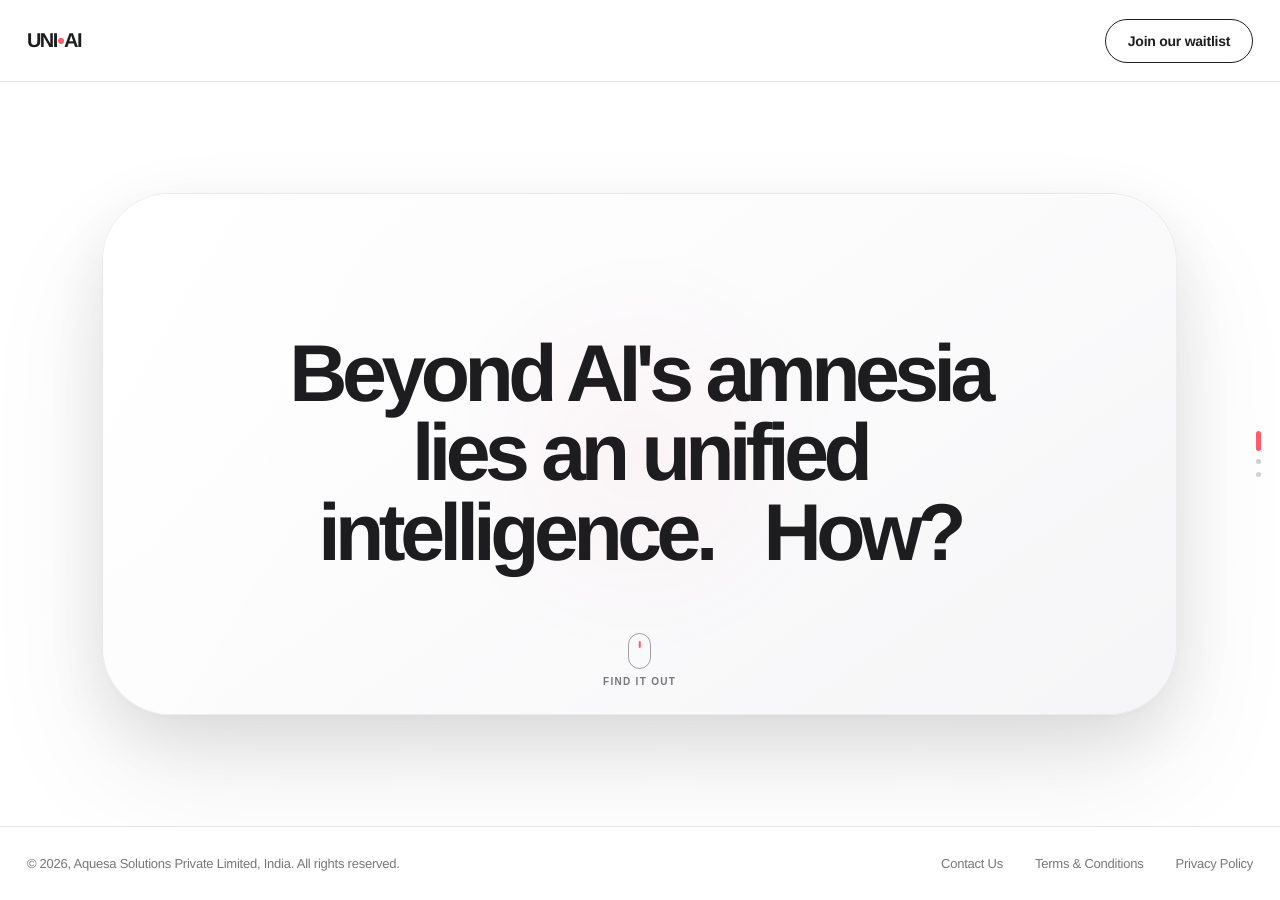
<file: index.html>
<!DOCTYPE html>
<html lang="en">
<head>
  <meta charset="UTF-8" />

  <meta
    name="viewport"
    content="width=device-width, initial-scale=1, viewport-fit=cover"
  />

  <meta
    name="description"
    content="Uni AI connects fragmented artificial intelligence into one evolving intelligence."
  />

  <meta name="theme-color" content="#ffffff" />

  <title>Uni AI — Unified Intelligence</title>

  <link rel="stylesheet" href="index.css" />
  <script src="index.js" defer></script>
</head>

<body>
  <!-- =====================================================
       FIXED HEADER
       ===================================================== -->

  <header class="site-header">
    <a class="brand" href="/" aria-label="Uni AI home">
      <span>UNI</span>
      <span class="brand-dot">•</span>
      <span>AI</span>
    </a>

    <nav class="header-navigation" aria-label="Primary navigation">
      

      <a class="quote-button" href="https://forms.gle/gZei5piN8awbcv5h6" target="_blank" rel="noopener">
        Join our waitlist
      </a>
    </nav>
  </header>


  <!-- =====================================================
       THREE-SCENE EXPERIENCE
       Native page scrolling is intentionally disabled.
       ===================================================== -->

  <main
    id="scene-viewport"
    class="scene-viewport"
    aria-label="Uni AI introduction"
  >
    <!-- Scene 1 -->
    <section
      class="scene is-active"
      data-scene="0"
      aria-hidden="false"
    >
      <div class="scene-panel scene-panel-text scene-reveal">
        <div class="text-content">
          <h1>
            Beyond AI's amnesia lies an unified intelligence. &nbsp; How?
          </h1>
        </div>

        <button
          class="scroll-cue"
          type="button"
          data-next-scene
          aria-label="Continue to the next scene"
        >
          <span class="mouse-icon" aria-hidden="true">
            <span class="mouse-wheel"></span>
          </span>

          <span class="scroll-cue-label">
            Find it out
          </span>
        </button>
      </div>
    </section>


    <!-- Scene 2 -->
    <section
      class="scene"
      data-scene="1"
      aria-hidden="true"
      inert
    >
      <div class="scene-panel scene-panel-text scene-reveal">
        <div class="text-content">
          <p class="subheading">
            A continuity layer that connects fragmented AI
            <br class="desktop-break" />
            into one evolving intelligence.
          </p>
        </div>

        <button
          class="scroll-cue"
          type="button"
          data-next-scene
          aria-label="Continue to the video scene"
        >
          <span class="mouse-icon" aria-hidden="true">
            <span class="mouse-wheel"></span>
          </span>

          <span class="scroll-cue-label">
            Want a glimpse?
          </span>
        </button>
      </div>
    </section>


    <!-- Scene 3: MP4 Cutscene -->
    <section
      class="scene scene-video"
      data-scene="2"
      aria-hidden="true"
      inert
    >
      <div class="video-frame scene-reveal">
        <video
          id="continuity-video"
          class="cutscene-video"
          loop
          playsinline
          preload="auto"
          disablepictureinpicture
          oncontextmenu="return false"
          controlslist="nodownload noplaybackrate noremoteplayback"
          tabindex="-1"
          aria-label="Uni AI continuity cutscene">
          <source
            src="https://aquesa-bucket.atl1.digitaloceanspaces.com/Uni%20AI%20intro%20video.mp4?X-Amz-Algorithm=AWS4-HMAC-SHA256&X-Amz-Credential=DO00DZ4YDWQQ6U44QNBX%2F20260711%2Fatl1%2Fs3%2Faws4_request&X-Amz-Date=20260711T063624Z&X-Amz-Expires=604800&X-Amz-SignedHeaders=host&X-Amz-Signature=afbae7e5bde1e1d2d77ed0bd377258c7b3b0d048f70d81dc7d5064232efd5e34"
            type="video/mp4"
          />

          Your browser does not support HTML video.
        </video>

        <div class="video-loading" aria-hidden="true">
          <span class="loading-dot"></span>
          <span>Loading continuity</span>
        </div>

        <div class="video-sheen" aria-hidden="true"></div>
        <div class="video-vignette" aria-hidden="true"></div>
      </div>
    </section>


    <!-- Scene position indicator -->
    <div class="scene-indicator" aria-hidden="true">
      <span class="indicator-dot is-active"></span>
      <span class="indicator-dot"></span>
      <span class="indicator-dot"></span>
    </div>
  </main>


  <!-- =====================================================
       FIXED FOOTER
       ===================================================== -->

  <footer class="site-footer">
    <p class="copyright">
      © 2026, Aquesa Solutions Private Limited, India. All rights reserved.
    </p>

    <nav class="footer-navigation" aria-label="Legal navigation">
      <a class="header-link" href="contact.html">
        Contact Us
      </a>
      
      <a href="terms.html">
        Terms &amp; Conditions
      </a>

      <a href="privacy.html">
        Privacy Policy
      </a>
    </nav>
  </footer>
</body>
</html>
</file>
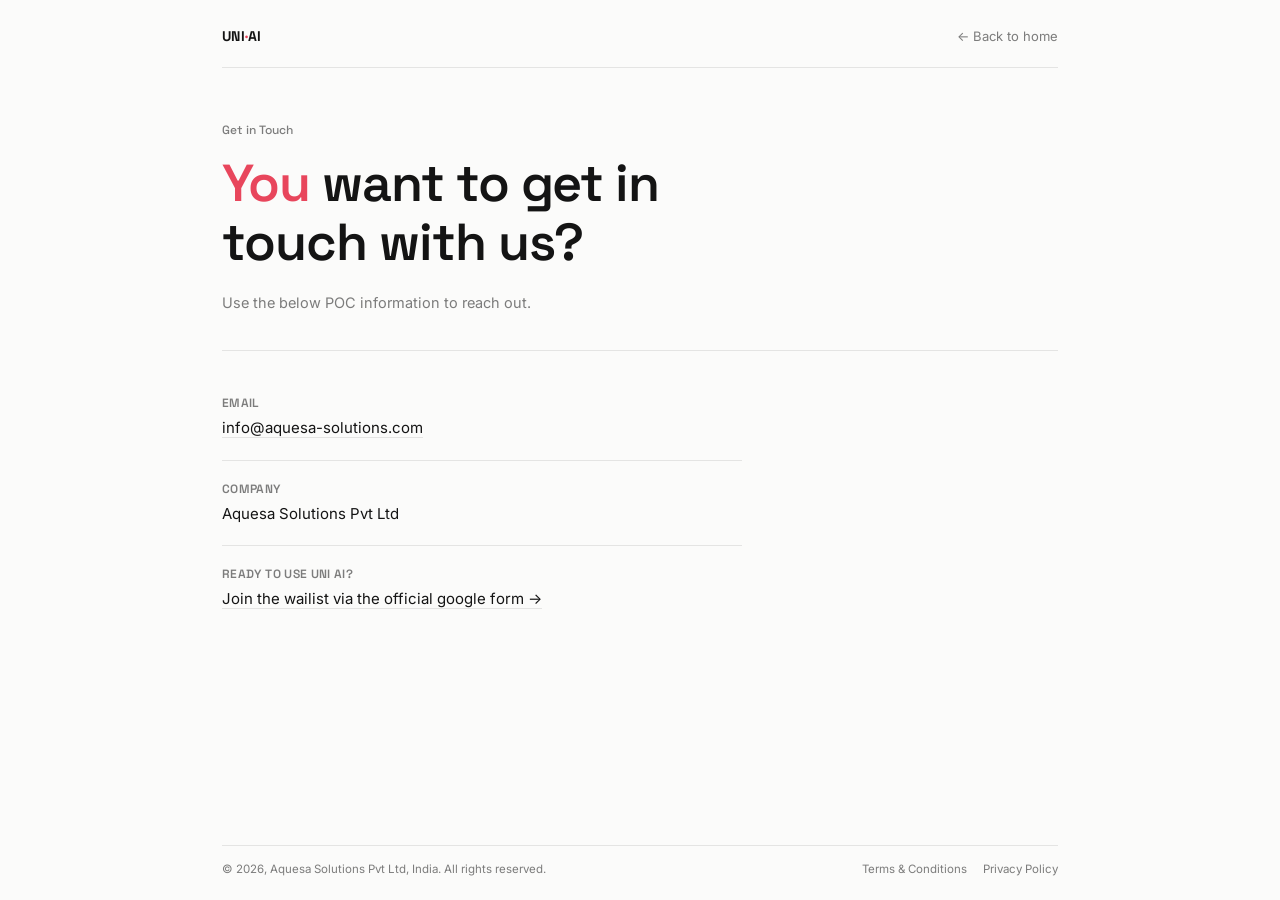
<file: contact.html>
<!DOCTYPE html>
<html lang="en">
<head>
<meta charset="UTF-8">
<meta name="viewport" content="width=device-width, initial-scale=1.0">
<title>Contact — Uni AI</title>
<link rel="preconnect" href="https://fonts.googleapis.com">
<link rel="preconnect" href="https://fonts.gstatic.com" crossorigin>
<link href="https://fonts.googleapis.com/css2?family=Space+Grotesk:wght@400;500;600;700&family=Inter:wght@400;500&display=swap" rel="stylesheet">
<style>
  :root{
    --paper:#FBFBFA;
    --ink:#141414;
    --coral:#E8465C;
    --line:rgba(20,20,20,0.10);
    --muted:rgba(20,20,20,0.55);
  }

  *{ box-sizing:border-box; margin:0; padding:0; }

  html{ -webkit-text-size-adjust:100%; }

  body{
    background:var(--paper);
    color:var(--ink);
    font-family:'Inter', sans-serif;
    min-height:100vh;
    min-height:100dvh;
    display:flex;
    flex-direction:column;
  }

  a{ color:inherit; text-decoration:none; }

  .wrap{
    max-width:900px;
    width:100%;
    margin:0 auto;
    padding:0 clamp(20px,5vw,32px);
    flex:1;
    display:flex;
    flex-direction:column;
  }

  /* ---------- Nav ---------- */
  header{ flex-shrink:0; padding-top:clamp(18px,3vh,28px); }

  nav{
    display:flex;
    align-items:center;
    justify-content:space-between;
    flex-wrap:wrap;
    gap:12px 20px;
    padding-bottom:clamp(16px,2.5vh,22px);
    border-bottom:1px solid var(--line);
  }

  .logo{
    font-family:'Space Grotesk', sans-serif;
    font-weight:700;
    font-size:14px;
    letter-spacing:0.02em;
    white-space:nowrap;
  }
  .logo .dot{ color:var(--coral); }

  .nav-actions{ display:flex; align-items:center; gap:clamp(14px,3vw,28px); }

  .nav-link{
    font-size:13px;
    color:var(--muted);
  }
  .nav-link:hover{ color:var(--ink); }
  .nav-link.current{ color:var(--ink); }

  .btn{
    display:inline-block;
    font-family:'Space Grotesk', sans-serif;
    font-weight:600;
    font-size:12.5px;
    letter-spacing:0.02em;
    padding:9px 20px;
    border-radius:999px;
    border:1px solid var(--ink);
    background:none;
    color:var(--ink);
    cursor:pointer;
    white-space:nowrap;
    transition:background 0.15s ease, color 0.15s ease;
  }
  .btn:hover{ background:var(--ink); color:var(--paper); }
  .btn:focus-visible,
  .nav-link:focus-visible{
    outline:2px solid var(--coral);
    outline-offset:3px;
    border-radius:4px;
  }

  /* ---------- Hero ---------- */
  .hero{
    flex-shrink:0;
    padding:clamp(28px,6vh,56px) 0 clamp(20px,4vh,36px);
    border-bottom:1px solid var(--line);
  }

  .hero .eyebrow{
    font-family:'Space Grotesk', sans-serif;
    font-weight:500;
    font-size:12px;
    color:var(--muted);
    margin-bottom:16px;
  }

  .hero h1{
    font-family:'Space Grotesk', sans-serif;
    font-weight:600;
    font-size:clamp(30px, 6vw, 52px);
    line-height:1.14;
    letter-spacing:-0.02em;
    max-width:16ch;
  }

  .hero h1 .accent{ color:var(--coral); }

  .hero p{
    margin-top:18px;
    max-width:52ch;
    font-size:clamp(13.5px,2.2vw,14.5px);
    line-height:1.65;
    color:var(--muted);
  }

  /* ---------- Contact content ---------- */
  .content{
    flex:1;
    padding:clamp(28px,5vh,44px) 0 clamp(40px,6vh,64px);
    max-width:520px;
  }

  .details .row{
    padding:clamp(14px,2.4vh,20px) 0;
    border-bottom:1px solid var(--line);
  }
  .details .row:first-child{ padding-top:0; }
  .details .row:last-child{ border-bottom:none; }

  .details .label{
    font-family:'Space Grotesk', sans-serif;
    font-weight:600;
    font-size:12px;
    letter-spacing:0.03em;
    text-transform:uppercase;
    color:var(--muted);
    margin-bottom:6px;
  }

  .details .value{
    font-size:15px;
    line-height:1.5;
  }

  .details .value a{
    border-bottom:1px solid var(--line);
    transition:border-color 0.15s ease, color 0.15s ease;
  }
  .details .value a:hover{
    color:var(--coral);
    border-color:var(--coral);
  }

  footer{
    flex-shrink:0;
    padding:16px 0 clamp(18px,4vh,24px);
    display:flex;
    justify-content:space-between;
    flex-wrap:wrap;
    gap:6px 16px;
    font-size:11.5px;
    color:var(--muted);
    border-top:1px solid var(--line);
  }

  .footer-links{
    display:flex;
    align-items:center;
    gap:16px;
  }

  .footer-link{ color:var(--muted); }
  .footer-link:hover{ color:var(--ink); }
  .footer-link:focus-visible{
    outline:2px solid var(--coral);
    outline-offset:3px;
    border-radius:3px;
  }

  /* ---------- Responsive ---------- */
  @media (max-width:420px){
    .nav-actions{ gap:14px; }
    .btn{ padding:8px 16px; font-size:12px; }
  }

  @media (prefers-reduced-motion: reduce){
    *{ transition:none !important; }
  }
</style>
</head>
<body>

<div class="wrap">

  <header>
    <nav>
      <a class="logo" href="/">UNI<span class="dot">·</span>AI</a>
      <div class="nav-actions">
        <a class="nav-link" href="/">&larr; Back to home</a>
      </div>
    </nav>
  </header>

  <section class="hero">
    <div class="eyebrow">Get in Touch</div>
    <h1><span class="accent">You</span> want to get in touch with us?</h1>
    <p>Use the below POC information to reach out.</p>
  </section>

  <section class="content">
    <div class="details">
      <div class="row">
        <div class="label">Email</div>
        <div class="value"><a href="mailto:info@aquesa-solutions.com">info@aquesa-solutions.com</a></div>
      </div>
      <div class="row">
        <div class="label">Company</div>
        <div class="value">Aquesa Solutions Pvt Ltd</div>
      </div>
      <div class="row">
        <div class="label">Ready to use Uni AI?</div>
        <div class="value">
          <a href="https://forms.gle/gZei5piN8awbcv5h6" target="_blank" rel="noopener">
          Join the wailist via the official google form &rarr;
        </a>
        </div>
      </div>
    </div>
  </section>

  <footer>
    <span>&copy; 2026, Aquesa Solutions Pvt Ltd, India. All rights reserved.</span>
    <div class="footer-links">
      <a class="footer-link" href="terms.html">Terms &amp; Conditions</a>
      <a class="footer-link" href="privacy.html">Privacy Policy</a>
    </div>
  </footer>

</div>

</body>
</html>
</file>
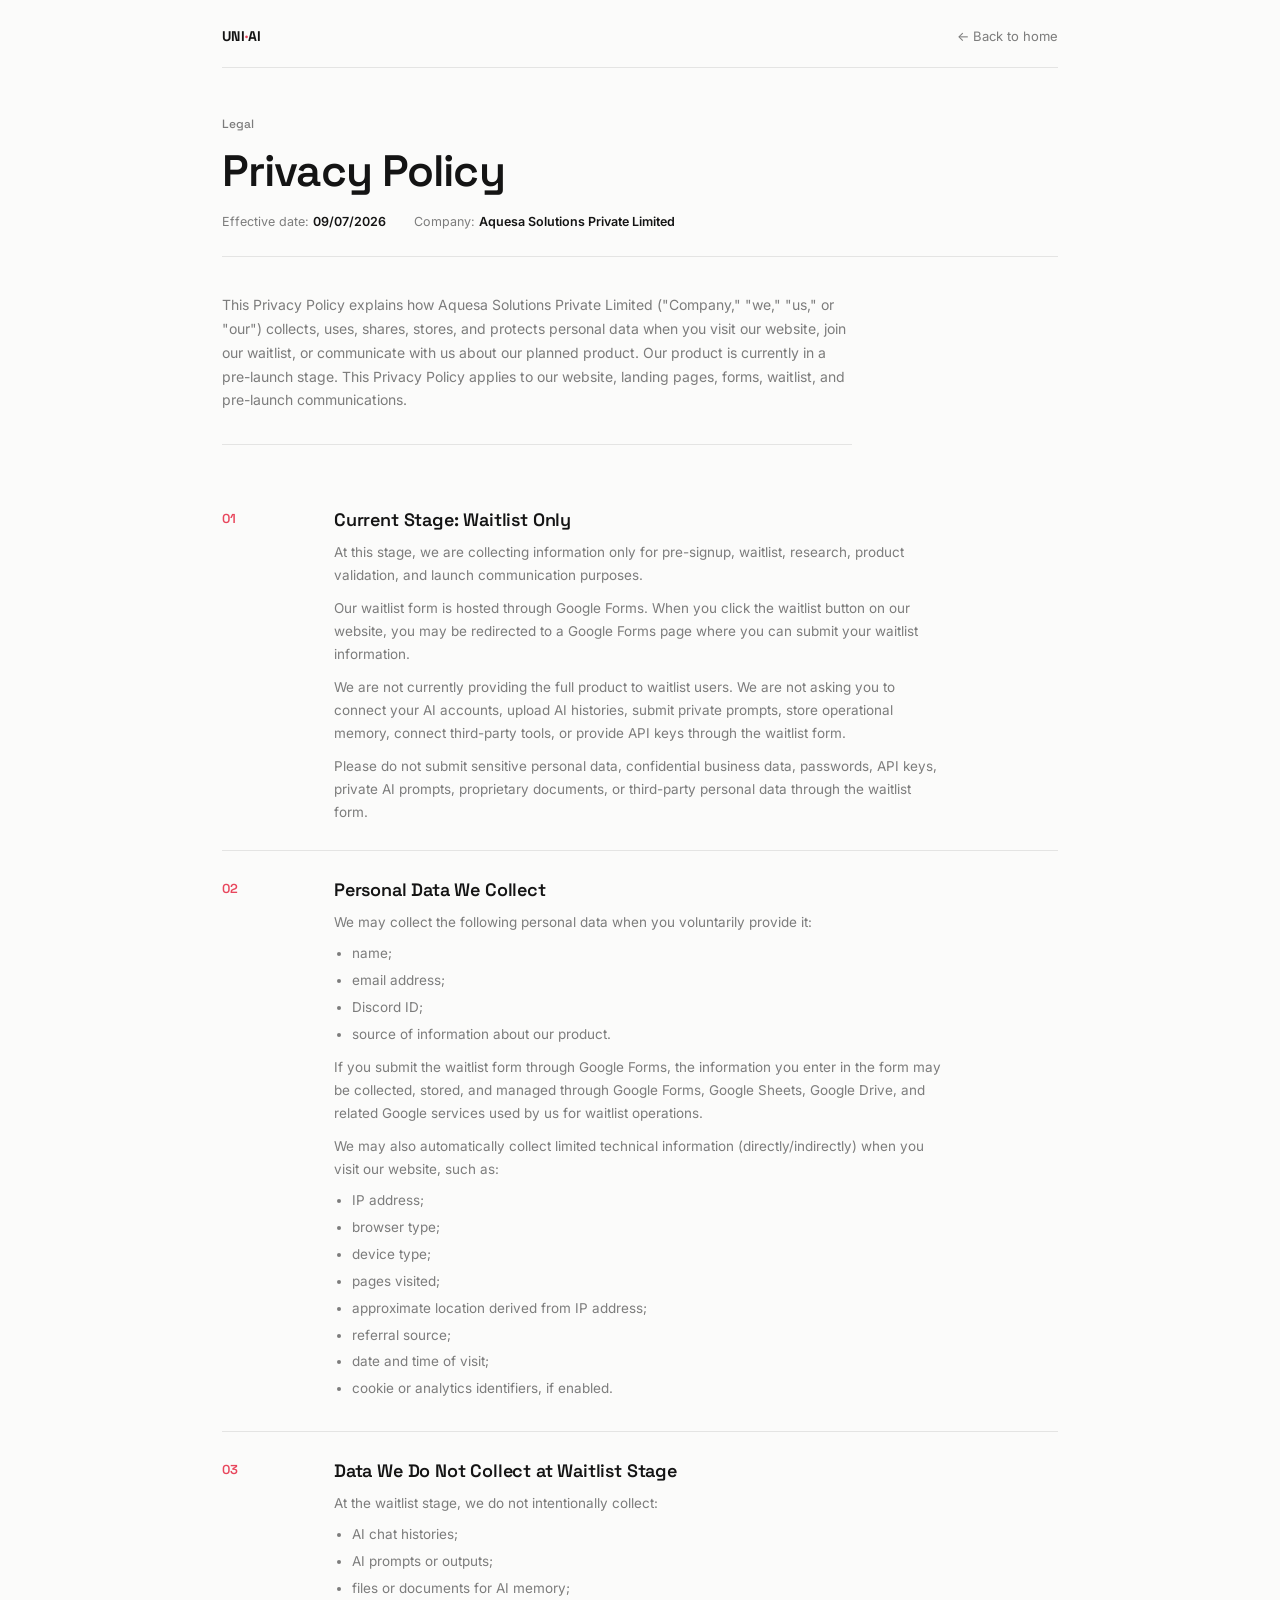
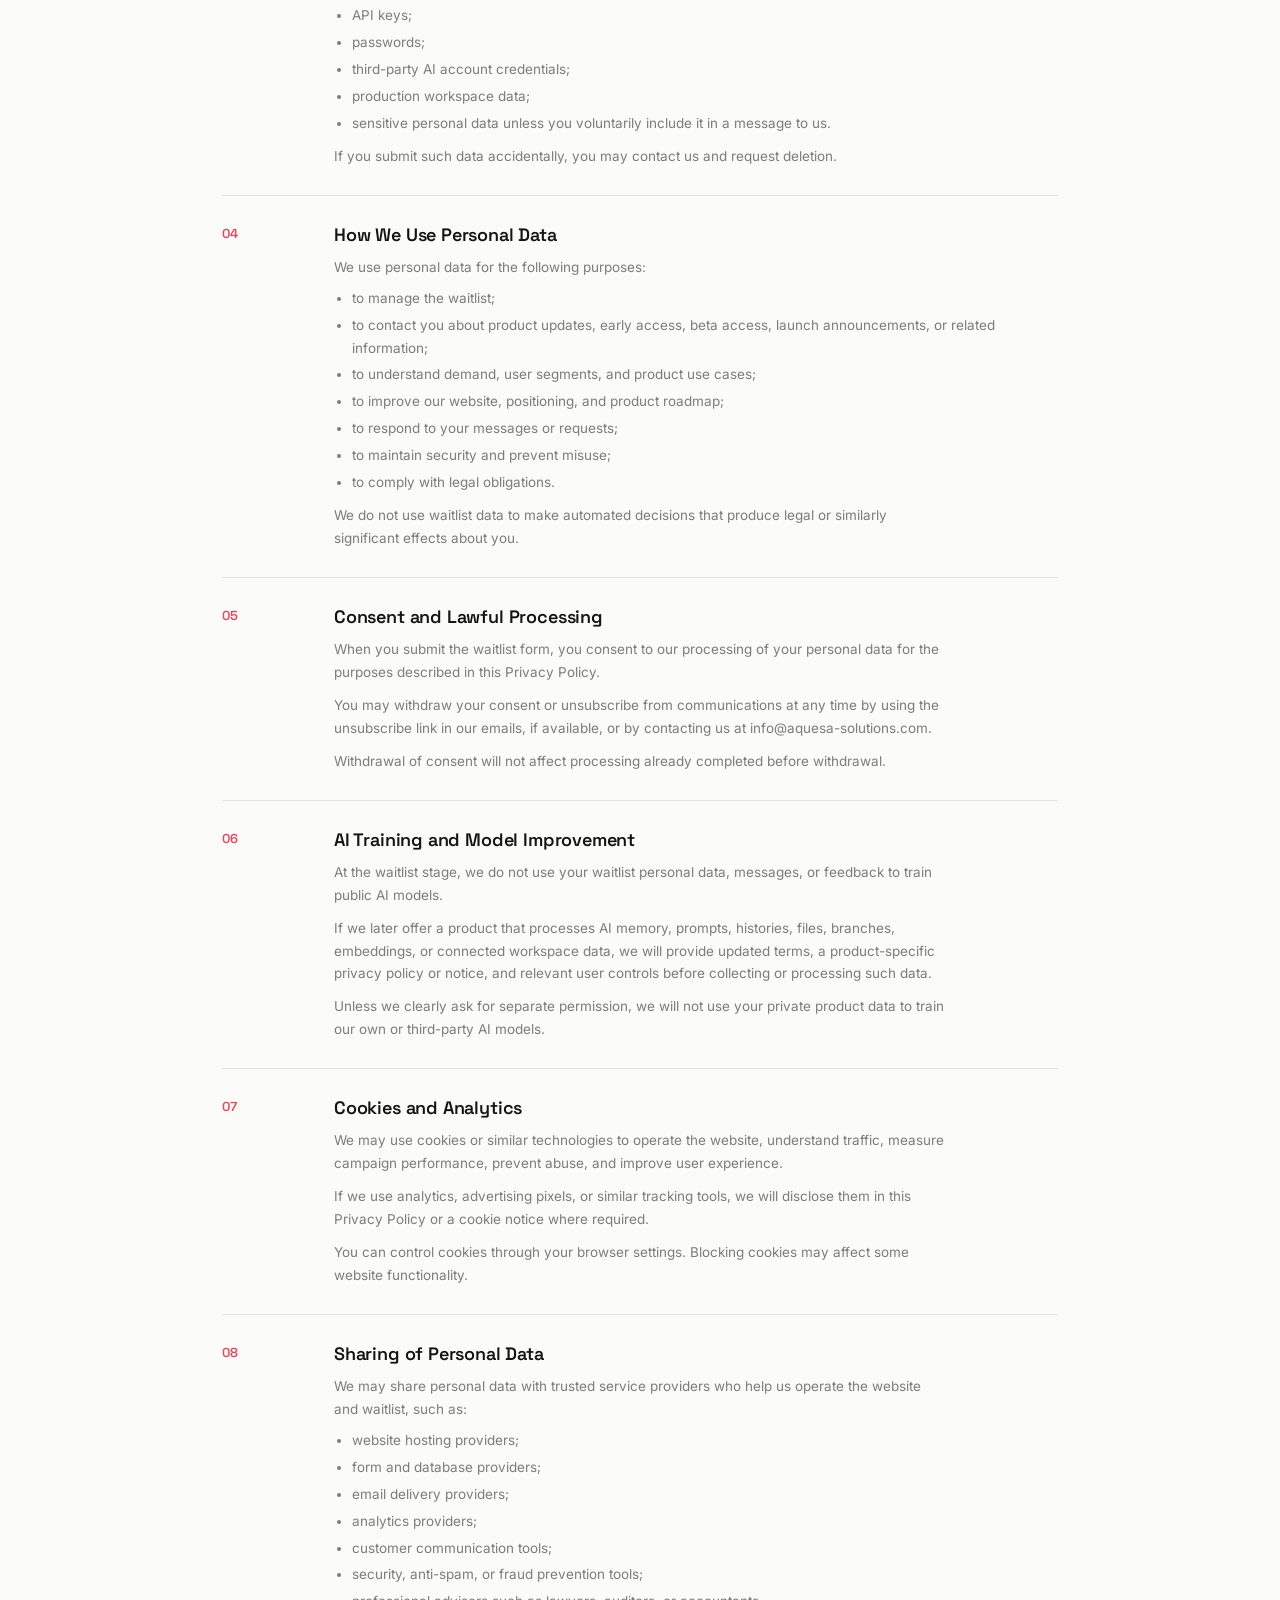
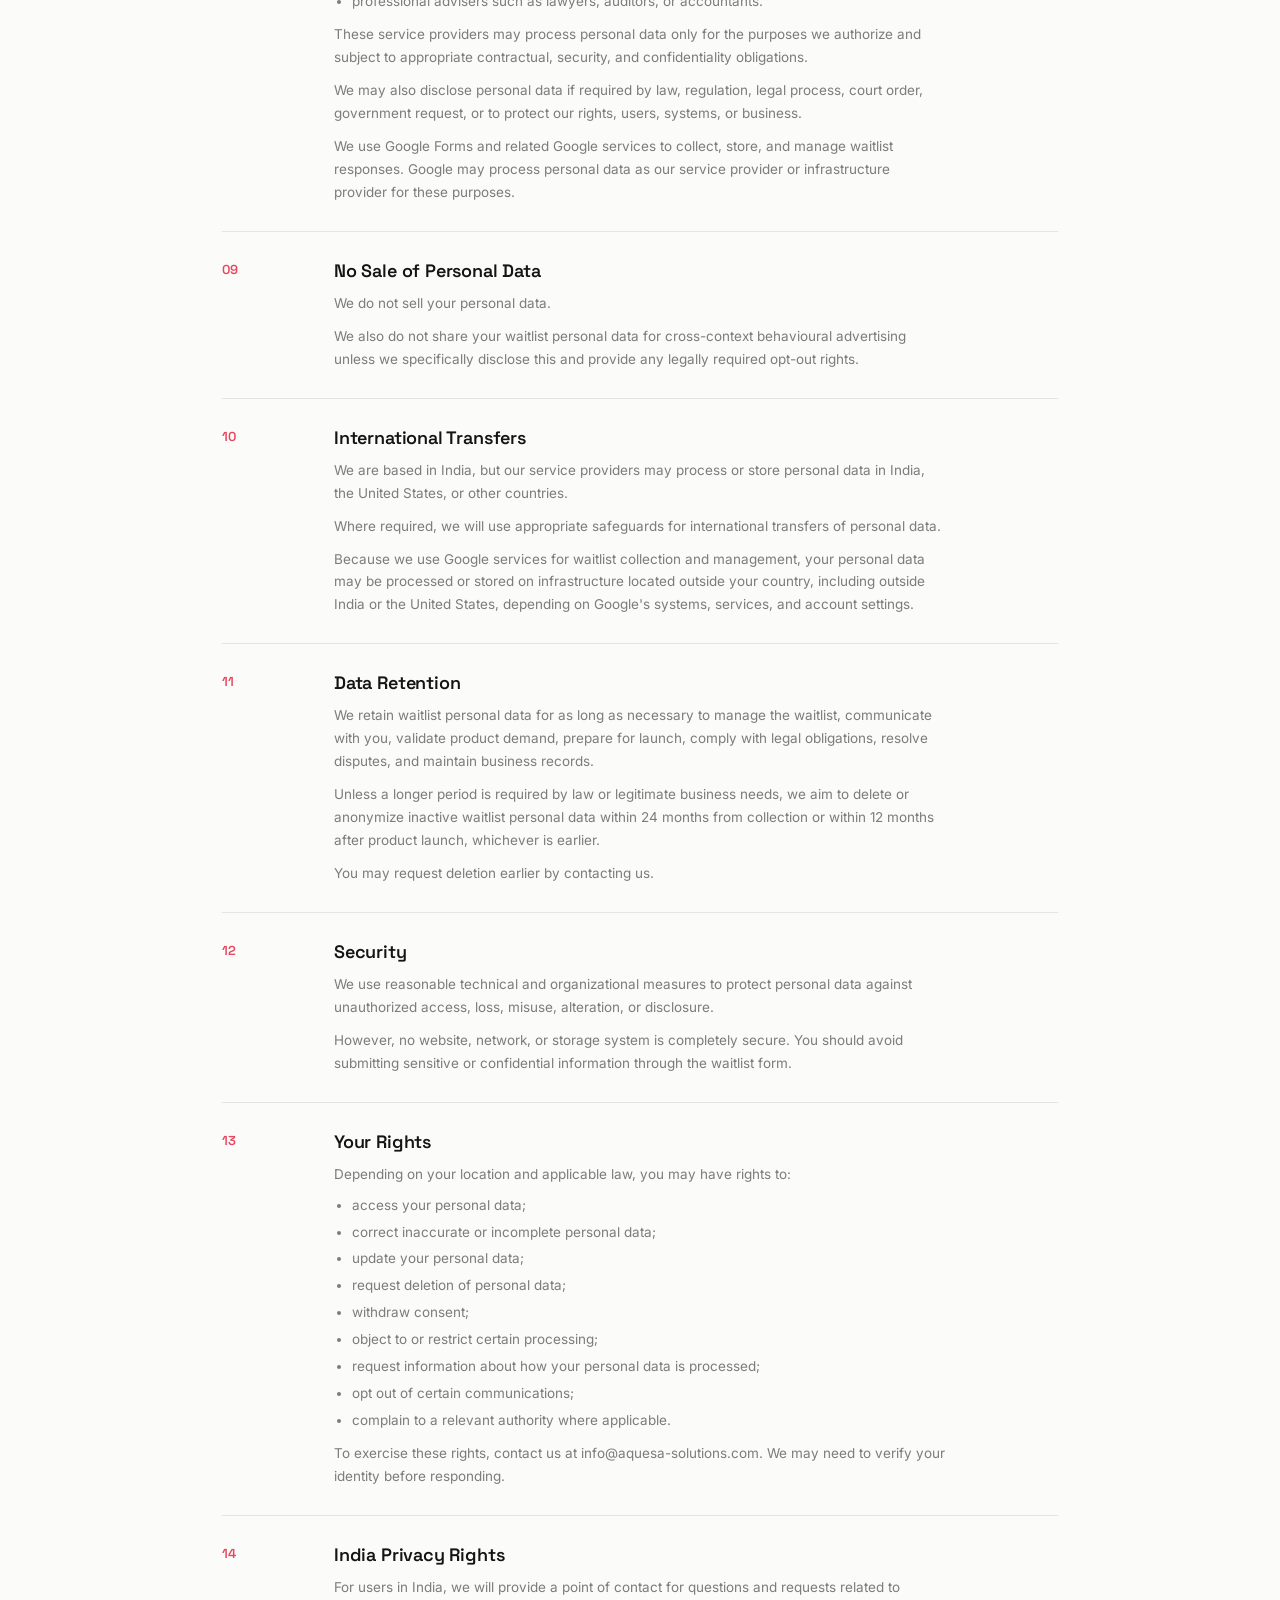
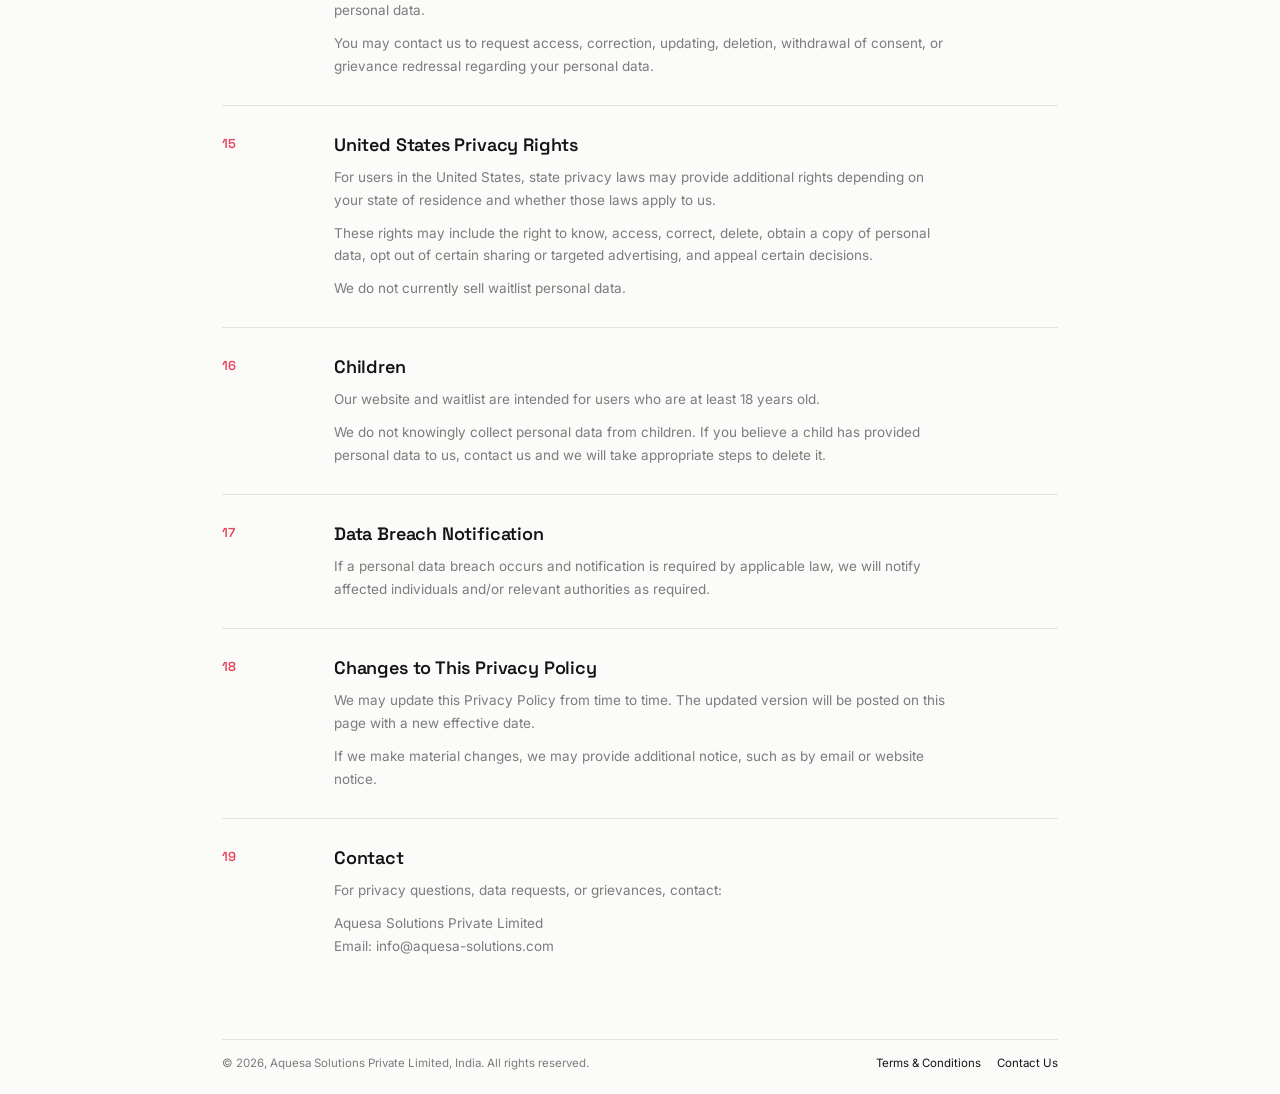
<file: privacy.html>
<!DOCTYPE html>
<html lang="en">
<head>
<meta charset="UTF-8">
<meta name="viewport" content="width=device-width, initial-scale=1.0">
<title>Privacy Policy — Uni AI</title>
<link rel="preconnect" href="https://fonts.googleapis.com">
<link rel="preconnect" href="https://fonts.gstatic.com" crossorigin>
<link href="https://fonts.googleapis.com/css2?family=Space+Grotesk:wght@400;500;600;700&family=Inter:wght@400;500&display=swap" rel="stylesheet">
<style>
  :root{
    --paper:#FBFBFA;
    --ink:#141414;
    --coral:#E8465C;
    --line:rgba(20,20,20,0.10);
    --muted:rgba(20,20,20,0.55);
  }

  *{ box-sizing:border-box; margin:0; padding:0; }

  html{ -webkit-text-size-adjust:100%; }

  body{
    background:var(--paper);
    color:var(--ink);
    font-family:'Inter', sans-serif;
    min-height:100vh;
    min-height:100dvh;
    display:flex;
    flex-direction:column;
  }

  a{ color:inherit; text-decoration:none; }

  .wrap{
    max-width:900px;
    width:100%;
    margin:0 auto;
    padding:0 clamp(20px,5vw,32px);
    flex:1;
    display:flex;
    flex-direction:column;
  }

  /* ---------- Nav ---------- */
  header{ flex-shrink:0; padding-top:clamp(18px,3vh,28px); }

  nav{
    display:flex;
    align-items:center;
    justify-content:space-between;
    flex-wrap:wrap;
    gap:12px 20px;
    padding-bottom:clamp(16px,2.5vh,22px);
    border-bottom:1px solid var(--line);
  }

  .logo{
    font-family:'Space Grotesk', sans-serif;
    font-weight:700;
    font-size:14px;
    letter-spacing:0.02em;
    white-space:nowrap;
  }
  .logo .dot{ color:var(--coral); }

  .nav-actions{ display:flex; align-items:center; gap:clamp(14px,3vw,28px); }

  .nav-link{
    font-size:13px;
    color:var(--muted);
  }
  .nav-link:hover{ color:var(--ink); }

  .btn{
    display:inline-block;
    font-family:'Space Grotesk', sans-serif;
    font-weight:600;
    font-size:12.5px;
    letter-spacing:0.02em;
    padding:9px 20px;
    border-radius:999px;
    border:1px solid var(--ink);
    background:none;
    color:var(--ink);
    cursor:pointer;
    white-space:nowrap;
    transition:background 0.15s ease, color 0.15s ease;
  }
  .btn:hover{ background:var(--ink); color:var(--paper); }
  .btn:focus-visible,
  .nav-link:focus-visible{
    outline:2px solid var(--coral);
    outline-offset:3px;
    border-radius:4px;
  }

  /* ---------- Doc header ---------- */
  .doc-head{
    padding:clamp(28px,6vh,48px) 0 clamp(20px,3vh,28px);
    border-bottom:1px solid var(--line);
  }

  .doc-head .eyebrow{
    font-family:'Space Grotesk', sans-serif;
    font-weight:500;
    font-size:12px;
    color:var(--muted);
    margin-bottom:14px;
  }

  .doc-head h1{
    font-family:'Space Grotesk', sans-serif;
    font-weight:600;
    font-size:clamp(28px,5.5vw,44px);
    line-height:1.14;
    letter-spacing:-0.02em;
  }

  .meta{
    margin-top:18px;
    display:flex;
    flex-wrap:wrap;
    gap:6px 28px;
    font-size:12.5px;
    color:var(--muted);
  }
  .meta strong{ color:var(--ink); font-weight:600; }

  /* ---------- Document body ---------- */
  .doc{
    flex:1;
    padding:clamp(24px,4vh,36px) 0 clamp(40px,6vh,64px);
  }

  .doc > p.intro{
    font-size:14px;
    line-height:1.7;
    color:var(--muted);
    max-width:70ch;
    margin-bottom:clamp(28px,4vh,36px);
    padding-bottom:clamp(24px,4vh,32px);
    border-bottom:1px solid var(--line);
  }

  .section{
    padding:clamp(20px,3vh,28px) 0;
    border-bottom:1px solid var(--line);
    display:flex;
    gap:clamp(20px,4vw,48px);
  }
  .section:last-child{ border-bottom:none; }

  .section .num{
    flex:0 0 clamp(48px,8vw,64px);
    font-family:'Space Grotesk', sans-serif;
    font-weight:600;
    font-size:13px;
    color:var(--coral);
    padding-top:2px;
  }

  .section .body{ flex:1; min-width:0; }

  .section h2{
    font-family:'Space Grotesk', sans-serif;
    font-weight:600;
    font-size:clamp(16px,2.4vw,18px);
    letter-spacing:-0.01em;
    margin-bottom:10px;
  }

  .section p{
    font-size:13.5px;
    line-height:1.7;
    color:var(--muted);
    max-width:68ch;
  }

  .section p + p{ margin-top:10px; }

  .section ul{
    margin-top:8px;
    padding-left:18px;
    max-width:68ch;
  }

  .section ul + p{ margin-top:10px; }

  .section li{
    font-size:13.5px;
    line-height:1.7;
    color:var(--muted);
    margin-bottom:4px;
  }

  footer{
    flex-shrink:0;
    padding:16px 0 clamp(18px,4vh,24px);
    display:flex;
    justify-content:space-between;
    flex-wrap:wrap;
    gap:6px 16px;
    font-size:11.5px;
    color:var(--muted);
    border-top:1px solid var(--line);
  }

  .footer-links{
    display:flex;
    align-items:center;
    gap:16px;
  }

  .footer-link{ color:var(--muted); }
  .footer-link:hover{ color:var(--ink); }
  .footer-link.current{ color:var(--ink); }
  .footer-link:focus-visible{
    outline:2px solid var(--coral);
    outline-offset:3px;
    border-radius:3px;
  }

  /* ---------- Responsive ---------- */
  @media (max-width:640px){
    .section{ flex-direction:column; gap:6px; }
    .section .num{ flex:0 0 auto; }
  }

  @media (max-width:420px){
    .nav-actions{ gap:14px; }
    .btn{ padding:8px 16px; font-size:12px; }
  }

  @media (prefers-reduced-motion: reduce){
    *{ transition:none !important; }
  }
</style>
</head>
<body>

<div class="wrap">

  <header>
    <nav>
      <a class="logo" href="/">UNI<span class="dot">·</span>AI</a>
      <div class="nav-actions">
        <a class="nav-link" href="/">&larr; Back to home</a>
      </div>
    </nav>
  </header>

  <section class="doc-head">
    <div class="eyebrow">Legal</div>
    <h1>Privacy Policy</h1>
    <div class="meta">
      <span>Effective date: <strong>09/07/2026</strong></span>
      <span>Company: <strong>Aquesa Solutions Private Limited</strong></span>
    </div>
  </section>

  <section class="doc">

    <p class="intro">This Privacy Policy explains how Aquesa Solutions Private Limited ("Company," "we," "us," or "our") collects, uses, shares, stores, and protects personal data when you visit our website, join our waitlist, or communicate with us about our planned product. Our product is currently in a pre-launch stage. This Privacy Policy applies to our website, landing pages, forms, waitlist, and pre-launch communications.</p>

    <div class="section">
      <div class="num">01</div>
      <div class="body">
        <h2>Current Stage: Waitlist Only</h2>
        <p>At this stage, we are collecting information only for pre-signup, waitlist, research, product validation, and launch communication purposes.</p>
        <p>Our waitlist form is hosted through Google Forms. When you click the waitlist button on our website, you may be redirected to a Google Forms page where you can submit your waitlist information.</p>
        <p>We are not currently providing the full product to waitlist users. We are not asking you to connect your AI accounts, upload AI histories, submit private prompts, store operational memory, connect third-party tools, or provide API keys through the waitlist form.</p>
        <p>Please do not submit sensitive personal data, confidential business data, passwords, API keys, private AI prompts, proprietary documents, or third-party personal data through the waitlist form.</p>
      </div>
    </div>

    <div class="section">
      <div class="num">02</div>
      <div class="body">
        <h2>Personal Data We Collect</h2>
        <p>We may collect the following personal data when you voluntarily provide it:</p>
        <ul>
          <li>name;</li>
          <li>email address;</li>
          <li>Discord ID;</li>
          <li>source of information about our product.</li>
        </ul>
        <p>If you submit the waitlist form through Google Forms, the information you enter in the form may be collected, stored, and managed through Google Forms, Google Sheets, Google Drive, and related Google services used by us for waitlist operations.</p>
        <p>We may also automatically collect limited technical information (directly/indirectly) when you visit our website, such as:</p>
        <ul>
          <li>IP address;</li>
          <li>browser type;</li>
          <li>device type;</li>
          <li>pages visited;</li>
          <li>approximate location derived from IP address;</li>
          <li>referral source;</li>
          <li>date and time of visit;</li>
          <li>cookie or analytics identifiers, if enabled.</li>
        </ul>
      </div>
    </div>

    <div class="section">
      <div class="num">03</div>
      <div class="body">
        <h2>Data We Do Not Collect at Waitlist Stage</h2>
        <p>At the waitlist stage, we do not intentionally collect:</p>
        <ul>
          <li>AI chat histories;</li>
          <li>AI prompts or outputs;</li>
          <li>files or documents for AI memory;</li>
          <li>API keys;</li>
          <li>passwords;</li>
          <li>third-party AI account credentials;</li>
          <li>production workspace data;</li>
          <li>sensitive personal data unless you voluntarily include it in a message to us.</li>
        </ul>
        <p>If you submit such data accidentally, you may contact us and request deletion.</p>
      </div>
    </div>

    <div class="section">
      <div class="num">04</div>
      <div class="body">
        <h2>How We Use Personal Data</h2>
        <p>We use personal data for the following purposes:</p>
        <ul>
          <li>to manage the waitlist;</li>
          <li>to contact you about product updates, early access, beta access, launch announcements, or related information;</li>
          <li>to understand demand, user segments, and product use cases;</li>
          <li>to improve our website, positioning, and product roadmap;</li>
          <li>to respond to your messages or requests;</li>
          <li>to maintain security and prevent misuse;</li>
          <li>to comply with legal obligations.</li>
        </ul>
        <p>We do not use waitlist data to make automated decisions that produce legal or similarly significant effects about you.</p>
      </div>
    </div>

    <div class="section">
      <div class="num">05</div>
      <div class="body">
        <h2>Consent and Lawful Processing</h2>
        <p>When you submit the waitlist form, you consent to our processing of your personal data for the purposes described in this Privacy Policy.</p>
        <p>You may withdraw your consent or unsubscribe from communications at any time by using the unsubscribe link in our emails, if available, or by contacting us at info@aquesa-solutions.com.</p>
        <p>Withdrawal of consent will not affect processing already completed before withdrawal.</p>
      </div>
    </div>

    <div class="section">
      <div class="num">06</div>
      <div class="body">
        <h2>AI Training and Model Improvement</h2>
        <p>At the waitlist stage, we do not use your waitlist personal data, messages, or feedback to train public AI models.</p>
        <p>If we later offer a product that processes AI memory, prompts, histories, files, branches, embeddings, or connected workspace data, we will provide updated terms, a product-specific privacy policy or notice, and relevant user controls before collecting or processing such data.</p>
        <p>Unless we clearly ask for separate permission, we will not use your private product data to train our own or third-party AI models.</p>
      </div>
    </div>

    <div class="section">
      <div class="num">07</div>
      <div class="body">
        <h2>Cookies and Analytics</h2>
        <p>We may use cookies or similar technologies to operate the website, understand traffic, measure campaign performance, prevent abuse, and improve user experience.</p>
        <p>If we use analytics, advertising pixels, or similar tracking tools, we will disclose them in this Privacy Policy or a cookie notice where required.</p>
        <p>You can control cookies through your browser settings. Blocking cookies may affect some website functionality.</p>
      </div>
    </div>

    <div class="section">
      <div class="num">08</div>
      <div class="body">
        <h2>Sharing of Personal Data</h2>
        <p>We may share personal data with trusted service providers who help us operate the website and waitlist, such as:</p>
        <ul>
          <li>website hosting providers;</li>
          <li>form and database providers;</li>
          <li>email delivery providers;</li>
          <li>analytics providers;</li>
          <li>customer communication tools;</li>
          <li>security, anti-spam, or fraud prevention tools;</li>
          <li>professional advisers such as lawyers, auditors, or accountants.</li>
        </ul>
        <p>These service providers may process personal data only for the purposes we authorize and subject to appropriate contractual, security, and confidentiality obligations.</p>
        <p>We may also disclose personal data if required by law, regulation, legal process, court order, government request, or to protect our rights, users, systems, or business.</p>
        <p>We use Google Forms and related Google services to collect, store, and manage waitlist responses. Google may process personal data as our service provider or infrastructure provider for these purposes.</p>
      </div>
    </div>

    <div class="section">
      <div class="num">09</div>
      <div class="body">
        <h2>No Sale of Personal Data</h2>
        <p>We do not sell your personal data.</p>
        <p>We also do not share your waitlist personal data for cross-context behavioural advertising unless we specifically disclose this and provide any legally required opt-out rights.</p>
      </div>
    </div>

    <div class="section">
      <div class="num">10</div>
      <div class="body">
        <h2>International Transfers</h2>
        <p>We are based in India, but our service providers may process or store personal data in India, the United States, or other countries.</p>
        <p>Where required, we will use appropriate safeguards for international transfers of personal data.</p>
        <p>Because we use Google services for waitlist collection and management, your personal data may be processed or stored on infrastructure located outside your country, including outside India or the United States, depending on Google's systems, services, and account settings.</p>
      </div>
    </div>

    <div class="section">
      <div class="num">11</div>
      <div class="body">
        <h2>Data Retention</h2>
        <p>We retain waitlist personal data for as long as necessary to manage the waitlist, communicate with you, validate product demand, prepare for launch, comply with legal obligations, resolve disputes, and maintain business records.</p>
        <p>Unless a longer period is required by law or legitimate business needs, we aim to delete or anonymize inactive waitlist personal data within 24 months from collection or within 12 months after product launch, whichever is earlier.</p>
        <p>You may request deletion earlier by contacting us.</p>
      </div>
    </div>

    <div class="section">
      <div class="num">12</div>
      <div class="body">
        <h2>Security</h2>
        <p>We use reasonable technical and organizational measures to protect personal data against unauthorized access, loss, misuse, alteration, or disclosure.</p>
        <p>However, no website, network, or storage system is completely secure. You should avoid submitting sensitive or confidential information through the waitlist form.</p>
      </div>
    </div>

    <div class="section">
      <div class="num">13</div>
      <div class="body">
        <h2>Your Rights</h2>
        <p>Depending on your location and applicable law, you may have rights to:</p>
        <ul>
          <li>access your personal data;</li>
          <li>correct inaccurate or incomplete personal data;</li>
          <li>update your personal data;</li>
          <li>request deletion of personal data;</li>
          <li>withdraw consent;</li>
          <li>object to or restrict certain processing;</li>
          <li>request information about how your personal data is processed;</li>
          <li>opt out of certain communications;</li>
          <li>complain to a relevant authority where applicable.</li>
        </ul>
        <p>To exercise these rights, contact us at info@aquesa-solutions.com. We may need to verify your identity before responding.</p>
      </div>
    </div>

    <div class="section">
      <div class="num">14</div>
      <div class="body">
        <h2>India Privacy Rights</h2>
        <p>For users in India, we will provide a point of contact for questions and requests related to personal data.</p>
        <p>You may contact us to request access, correction, updating, deletion, withdrawal of consent, or grievance redressal regarding your personal data.</p>
      </div>
    </div>

    <div class="section">
      <div class="num">15</div>
      <div class="body">
        <h2>United States Privacy Rights</h2>
        <p>For users in the United States, state privacy laws may provide additional rights depending on your state of residence and whether those laws apply to us.</p>
        <p>These rights may include the right to know, access, correct, delete, obtain a copy of personal data, opt out of certain sharing or targeted advertising, and appeal certain decisions.</p>
        <p>We do not currently sell waitlist personal data.</p>
      </div>
    </div>

    <div class="section">
      <div class="num">16</div>
      <div class="body">
        <h2>Children</h2>
        <p>Our website and waitlist are intended for users who are at least 18 years old.</p>
        <p>We do not knowingly collect personal data from children. If you believe a child has provided personal data to us, contact us and we will take appropriate steps to delete it.</p>
      </div>
    </div>

    <div class="section">
      <div class="num">17</div>
      <div class="body">
        <h2>Data Breach Notification</h2>
        <p>If a personal data breach occurs and notification is required by applicable law, we will notify affected individuals and/or relevant authorities as required.</p>
      </div>
    </div>

    <div class="section">
      <div class="num">18</div>
      <div class="body">
        <h2>Changes to This Privacy Policy</h2>
        <p>We may update this Privacy Policy from time to time. The updated version will be posted on this page with a new effective date.</p>
        <p>If we make material changes, we may provide additional notice, such as by email or website notice.</p>
      </div>
    </div>

    <div class="section">
      <div class="num">19</div>
      <div class="body">
        <h2>Contact</h2>
        <p>For privacy questions, data requests, or grievances, contact:</p>
        <p>Aquesa Solutions Private Limited<br>Email: info@aquesa-solutions.com</p>
      </div>
    </div>

  </section>

  <footer>
    <span>&copy; 2026, Aquesa Solutions Private Limited, India. All rights reserved.</span>
    <div class="footer-links">
      <a class="footer-link current" href="terms.html">Terms &amp; Conditions</a>
      <a class="footer-link current" href="contact.html">Contact Us</a>
    </div>
  </footer>

</div>

</body>
</html>
</file>
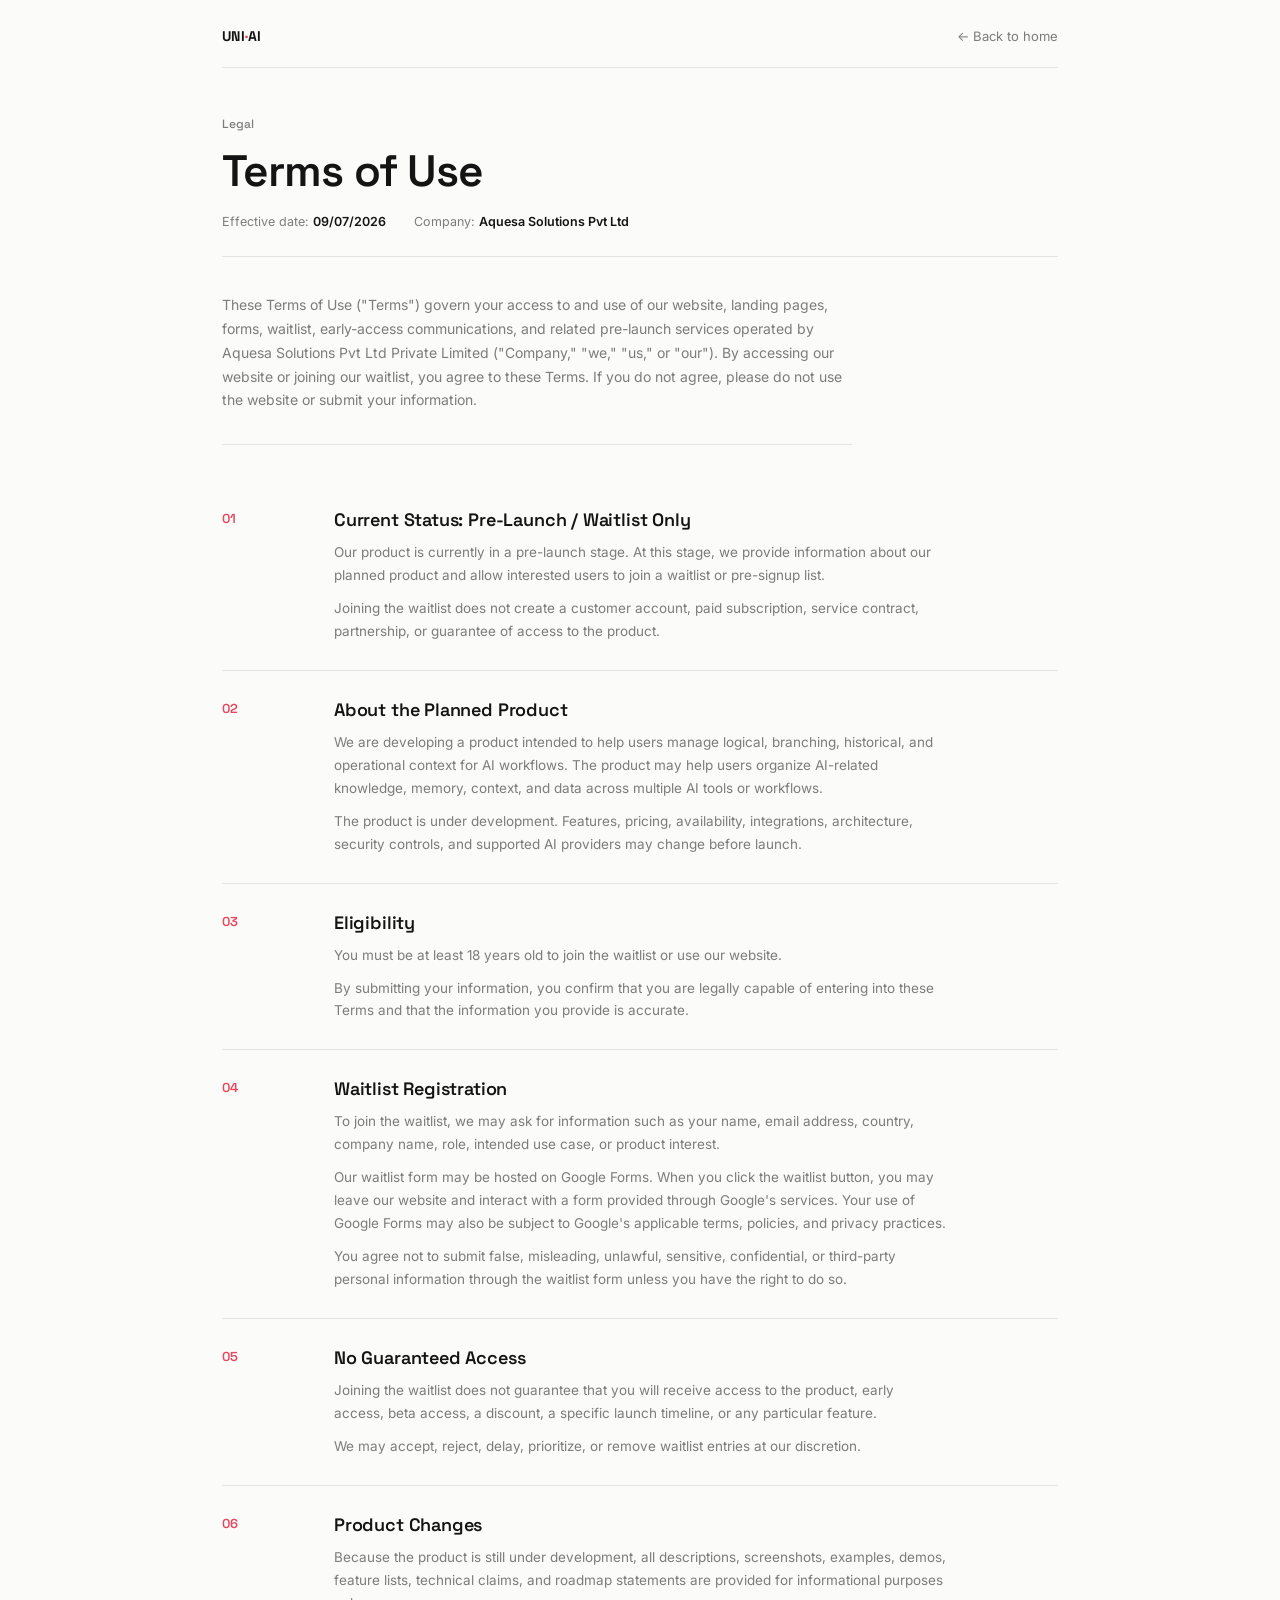
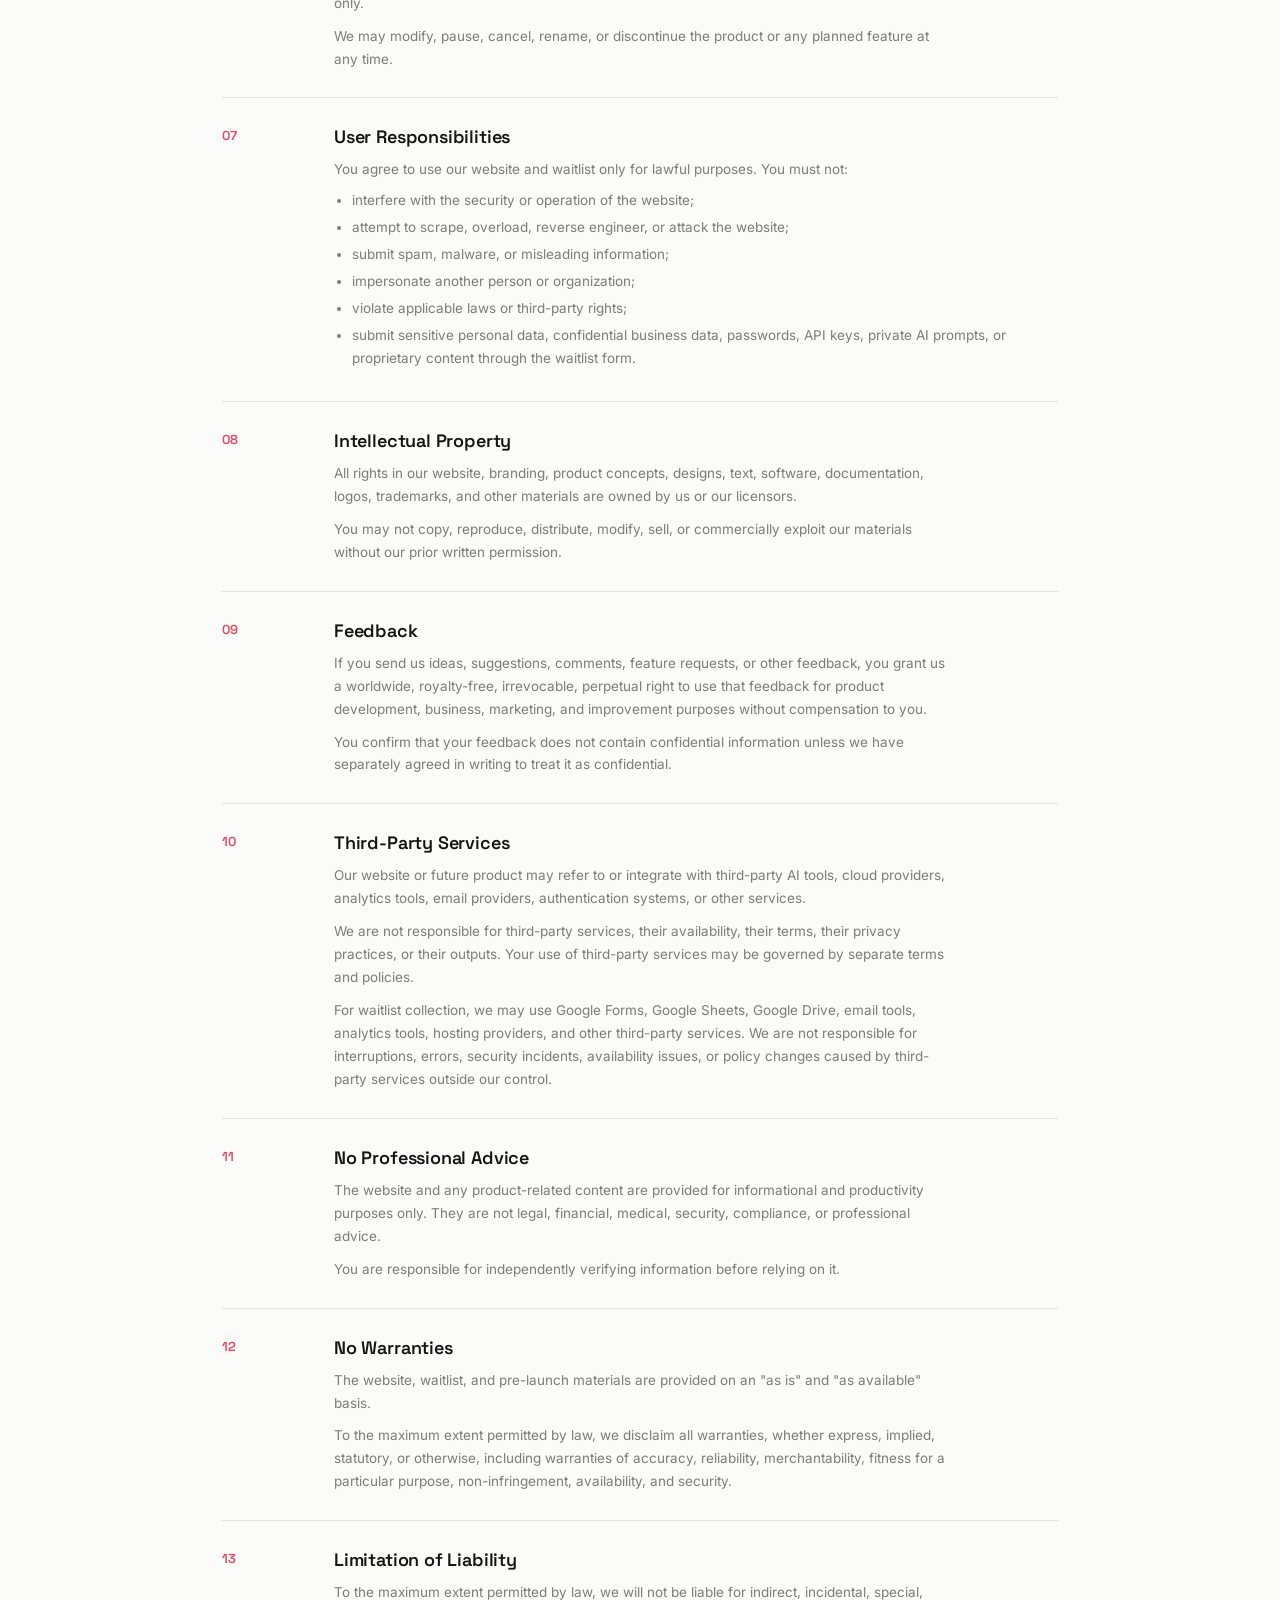
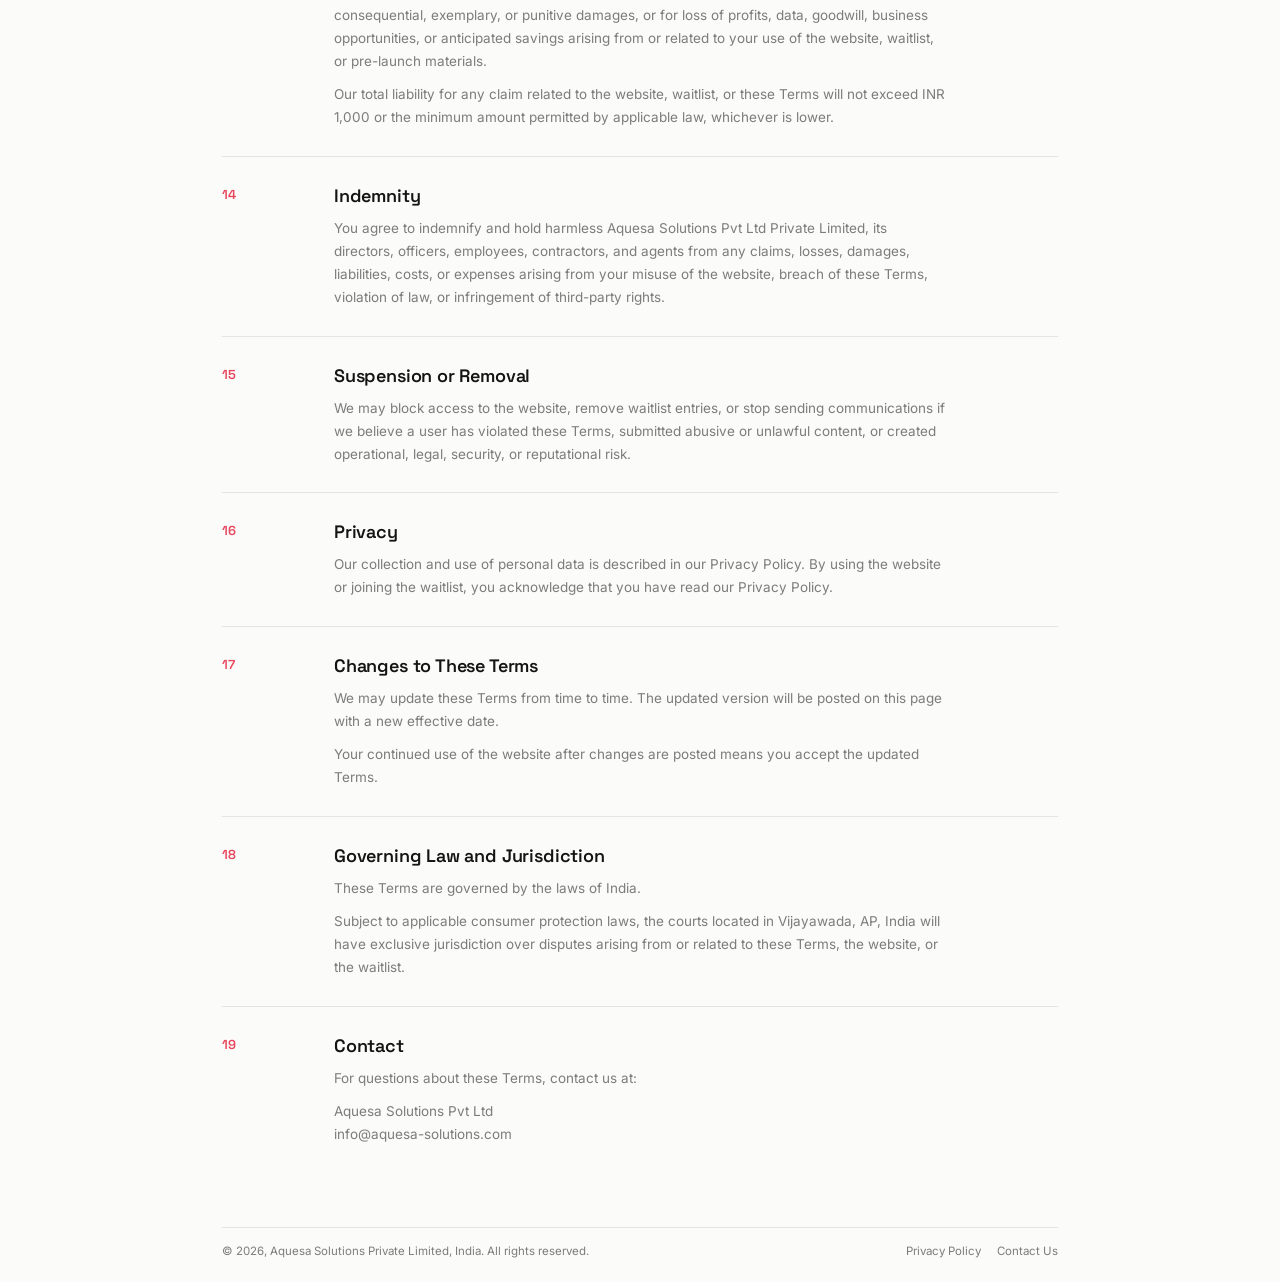
<file: terms.html>
<!DOCTYPE html>
<html lang="en">
<head>
<meta charset="UTF-8">
<meta name="viewport" content="width=device-width, initial-scale=1.0">
<title>Terms of Use — Uni AI</title>
<link rel="preconnect" href="https://fonts.googleapis.com">
<link rel="preconnect" href="https://fonts.gstatic.com" crossorigin>
<link href="https://fonts.googleapis.com/css2?family=Space+Grotesk:wght@400;500;600;700&family=Inter:wght@400;500&display=swap" rel="stylesheet">
<style>
  :root{
    --paper:#FBFBFA;
    --ink:#141414;
    --coral:#E8465C;
    --line:rgba(20,20,20,0.10);
    --muted:rgba(20,20,20,0.55);
  }

  *{ box-sizing:border-box; margin:0; padding:0; }

  html{ -webkit-text-size-adjust:100%; }

  body{
    background:var(--paper);
    color:var(--ink);
    font-family:'Inter', sans-serif;
    min-height:100vh;
    min-height:100dvh;
    display:flex;
    flex-direction:column;
  }

  a{ color:inherit; text-decoration:none; }

  .wrap{
    max-width:900px;
    width:100%;
    margin:0 auto;
    padding:0 clamp(20px,5vw,32px);
    flex:1;
    display:flex;
    flex-direction:column;
  }

  /* ---------- Nav ---------- */
  header{ flex-shrink:0; padding-top:clamp(18px,3vh,28px); }

  nav{
    display:flex;
    align-items:center;
    justify-content:space-between;
    flex-wrap:wrap;
    gap:12px 20px;
    padding-bottom:clamp(16px,2.5vh,22px);
    border-bottom:1px solid var(--line);
  }

  .logo{
    font-family:'Space Grotesk', sans-serif;
    font-weight:700;
    font-size:14px;
    letter-spacing:0.02em;
    white-space:nowrap;
  }
  .logo .dot{ color:var(--coral); }

  .nav-actions{ display:flex; align-items:center; gap:clamp(14px,3vw,28px); }

  .nav-link{
    font-size:13px;
    color:var(--muted);
  }
  .nav-link:hover{ color:var(--ink); }

  .btn{
    display:inline-block;
    font-family:'Space Grotesk', sans-serif;
    font-weight:600;
    font-size:12.5px;
    letter-spacing:0.02em;
    padding:9px 20px;
    border-radius:999px;
    border:1px solid var(--ink);
    background:none;
    color:var(--ink);
    cursor:pointer;
    white-space:nowrap;
    transition:background 0.15s ease, color 0.15s ease;
  }
  .btn:hover{ background:var(--ink); color:var(--paper); }
  .btn:focus-visible,
  .nav-link:focus-visible{
    outline:2px solid var(--coral);
    outline-offset:3px;
    border-radius:4px;
  }

  /* ---------- Doc header ---------- */
  .doc-head{
    padding:clamp(28px,6vh,48px) 0 clamp(20px,3vh,28px);
    border-bottom:1px solid var(--line);
  }

  .doc-head .eyebrow{
    font-family:'Space Grotesk', sans-serif;
    font-weight:500;
    font-size:12px;
    color:var(--muted);
    margin-bottom:14px;
  }

  .doc-head h1{
    font-family:'Space Grotesk', sans-serif;
    font-weight:600;
    font-size:clamp(28px,5.5vw,44px);
    line-height:1.14;
    letter-spacing:-0.02em;
  }

  .meta{
    margin-top:18px;
    display:flex;
    flex-wrap:wrap;
    gap:6px 28px;
    font-size:12.5px;
    color:var(--muted);
  }
  .meta strong{ color:var(--ink); font-weight:600; }

  /* ---------- Document body ---------- */
  .doc{
    flex:1;
    padding:clamp(24px,4vh,36px) 0 clamp(40px,6vh,64px);
  }

  .doc > p.intro{
    font-size:14px;
    line-height:1.7;
    color:var(--muted);
    max-width:70ch;
    margin-bottom:clamp(28px,4vh,36px);
    padding-bottom:clamp(24px,4vh,32px);
    border-bottom:1px solid var(--line);
  }

  .section{
    padding:clamp(20px,3vh,28px) 0;
    border-bottom:1px solid var(--line);
    display:flex;
    gap:clamp(20px,4vw,48px);
  }
  .section:last-child{ border-bottom:none; }

  .section .num{
    flex:0 0 clamp(48px,8vw,64px);
    font-family:'Space Grotesk', sans-serif;
    font-weight:600;
    font-size:13px;
    color:var(--coral);
    padding-top:2px;
  }

  .section .body{ flex:1; min-width:0; }

  .section h2{
    font-family:'Space Grotesk', sans-serif;
    font-weight:600;
    font-size:clamp(16px,2.4vw,18px);
    letter-spacing:-0.01em;
    margin-bottom:10px;
  }

  .section p{
    font-size:13.5px;
    line-height:1.7;
    color:var(--muted);
    max-width:68ch;
  }

  .section p + p{ margin-top:10px; }

  .section ul{
    margin-top:8px;
    padding-left:18px;
    max-width:68ch;
  }

  .section li{
    font-size:13.5px;
    line-height:1.7;
    color:var(--muted);
    margin-bottom:4px;
  }

  footer{
    flex-shrink:0;
    padding:16px 0 clamp(18px,4vh,24px);
    display:flex;
    justify-content:space-between;
    flex-wrap:wrap;
    gap:6px 16px;
    font-size:11.5px;
    color:var(--muted);
    border-top:1px solid var(--line);
  }

  .footer-links{
    display:flex;
    align-items:center;
    gap:16px;
  }

  .footer-link{ color:var(--muted); }
  .footer-link:hover{ color:var(--ink); }
  .footer-link.current{ color:var(--ink); }
  .footer-link:focus-visible{
    outline:2px solid var(--coral);
    outline-offset:3px;
    border-radius:3px;
  }

  /* ---------- Responsive ---------- */
  @media (max-width:640px){
    .section{ flex-direction:column; gap:6px; }
    .section .num{ flex:0 0 auto; }
  }

  @media (max-width:420px){
    .nav-actions{ gap:14px; }
    .btn{ padding:8px 16px; font-size:12px; }
  }

  @media (prefers-reduced-motion: reduce){
    *{ transition:none !important; }
  }
</style>
</head>
<body>

<div class="wrap">

  <header>
    <nav>
      <a class="logo" href="/">UNI<span class="dot">·</span>AI</a>
      <div class="nav-actions">
        <a class="nav-link" href="/">&larr; Back to home</a>
      </div>
    </nav>
  </header>

  <section class="doc-head">
    <div class="eyebrow">Legal</div>
    <h1>Terms of Use</h1>
    <div class="meta">
      <span>Effective date: <strong>09/07/2026</strong></span>
      <span>Company: <strong>Aquesa Solutions Pvt Ltd</strong></span>
    </div>
  </section>

  <section class="doc">

    <p class="intro">These Terms of Use ("Terms") govern your access to and use of our website, landing pages, forms, waitlist, early-access communications, and related pre-launch services operated by Aquesa Solutions Pvt Ltd Private Limited ("Company," "we," "us," or "our"). By accessing our website or joining our waitlist, you agree to these Terms. If you do not agree, please do not use the website or submit your information.</p>

    <div class="section">
      <div class="num">01</div>
      <div class="body">
        <h2>Current Status: Pre-Launch / Waitlist Only</h2>
        <p>Our product is currently in a pre-launch stage. At this stage, we provide information about our planned product and allow interested users to join a waitlist or pre-signup list.</p>
        <p>Joining the waitlist does not create a customer account, paid subscription, service contract, partnership, or guarantee of access to the product.</p>
      </div>
    </div>

    <div class="section">
      <div class="num">02</div>
      <div class="body">
        <h2>About the Planned Product</h2>
        <p>We are developing a product intended to help users manage logical, branching, historical, and operational context for AI workflows. The product may help users organize AI-related knowledge, memory, context, and data across multiple AI tools or workflows.</p>
        <p>The product is under development. Features, pricing, availability, integrations, architecture, security controls, and supported AI providers may change before launch.</p>
      </div>
    </div>

    <div class="section">
      <div class="num">03</div>
      <div class="body">
        <h2>Eligibility</h2>
        <p>You must be at least 18 years old to join the waitlist or use our website.</p>
        <p>By submitting your information, you confirm that you are legally capable of entering into these Terms and that the information you provide is accurate.</p>
      </div>
    </div>

    <div class="section">
      <div class="num">04</div>
      <div class="body">
        <h2>Waitlist Registration</h2>
        <p>To join the waitlist, we may ask for information such as your name, email address, country, company name, role, intended use case, or product interest.</p>
        <p>Our waitlist form may be hosted on Google Forms. When you click the waitlist button, you may leave our website and interact with a form provided through Google's services. Your use of Google Forms may also be subject to Google's applicable terms, policies, and privacy practices.</p>
        <p>You agree not to submit false, misleading, unlawful, sensitive, confidential, or third-party personal information through the waitlist form unless you have the right to do so.</p>
      </div>
    </div>

    <div class="section">
      <div class="num">05</div>
      <div class="body">
        <h2>No Guaranteed Access</h2>
        <p>Joining the waitlist does not guarantee that you will receive access to the product, early access, beta access, a discount, a specific launch timeline, or any particular feature.</p>
        <p>We may accept, reject, delay, prioritize, or remove waitlist entries at our discretion.</p>
      </div>
    </div>

    <div class="section">
      <div class="num">06</div>
      <div class="body">
        <h2>Product Changes</h2>
        <p>Because the product is still under development, all descriptions, screenshots, examples, demos, feature lists, technical claims, and roadmap statements are provided for informational purposes only.</p>
        <p>We may modify, pause, cancel, rename, or discontinue the product or any planned feature at any time.</p>
      </div>
    </div>

    <div class="section">
      <div class="num">07</div>
      <div class="body">
        <h2>User Responsibilities</h2>
        <p>You agree to use our website and waitlist only for lawful purposes. You must not:</p>
        <ul>
          <li>interfere with the security or operation of the website;</li>
          <li>attempt to scrape, overload, reverse engineer, or attack the website;</li>
          <li>submit spam, malware, or misleading information;</li>
          <li>impersonate another person or organization;</li>
          <li>violate applicable laws or third-party rights;</li>
          <li>submit sensitive personal data, confidential business data, passwords, API keys, private AI prompts, or proprietary content through the waitlist form.</li>
        </ul>
      </div>
    </div>

    <div class="section">
      <div class="num">08</div>
      <div class="body">
        <h2>Intellectual Property</h2>
        <p>All rights in our website, branding, product concepts, designs, text, software, documentation, logos, trademarks, and other materials are owned by us or our licensors.</p>
        <p>You may not copy, reproduce, distribute, modify, sell, or commercially exploit our materials without our prior written permission.</p>
      </div>
    </div>

    <div class="section">
      <div class="num">09</div>
      <div class="body">
        <h2>Feedback</h2>
        <p>If you send us ideas, suggestions, comments, feature requests, or other feedback, you grant us a worldwide, royalty-free, irrevocable, perpetual right to use that feedback for product development, business, marketing, and improvement purposes without compensation to you.</p>
        <p>You confirm that your feedback does not contain confidential information unless we have separately agreed in writing to treat it as confidential.</p>
      </div>
    </div>

    <div class="section">
      <div class="num">10</div>
      <div class="body">
        <h2>Third-Party Services</h2>
        <p>Our website or future product may refer to or integrate with third-party AI tools, cloud providers, analytics tools, email providers, authentication systems, or other services.</p>
        <p>We are not responsible for third-party services, their availability, their terms, their privacy practices, or their outputs. Your use of third-party services may be governed by separate terms and policies.</p>
        <p>For waitlist collection, we may use Google Forms, Google Sheets, Google Drive, email tools, analytics tools, hosting providers, and other third-party services. We are not responsible for interruptions, errors, security incidents, availability issues, or policy changes caused by third-party services outside our control.</p>
      </div>
    </div>

    <div class="section">
      <div class="num">11</div>
      <div class="body">
        <h2>No Professional Advice</h2>
        <p>The website and any product-related content are provided for informational and productivity purposes only. They are not legal, financial, medical, security, compliance, or professional advice.</p>
        <p>You are responsible for independently verifying information before relying on it.</p>
      </div>
    </div>

    <div class="section">
      <div class="num">12</div>
      <div class="body">
        <h2>No Warranties</h2>
        <p>The website, waitlist, and pre-launch materials are provided on an "as is" and "as available" basis.</p>
        <p>To the maximum extent permitted by law, we disclaim all warranties, whether express, implied, statutory, or otherwise, including warranties of accuracy, reliability, merchantability, fitness for a particular purpose, non-infringement, availability, and security.</p>
      </div>
    </div>

    <div class="section">
      <div class="num">13</div>
      <div class="body">
        <h2>Limitation of Liability</h2>
        <p>To the maximum extent permitted by law, we will not be liable for indirect, incidental, special, consequential, exemplary, or punitive damages, or for loss of profits, data, goodwill, business opportunities, or anticipated savings arising from or related to your use of the website, waitlist, or pre-launch materials.</p>
        <p>Our total liability for any claim related to the website, waitlist, or these Terms will not exceed INR 1,000 or the minimum amount permitted by applicable law, whichever is lower.</p>
      </div>
    </div>

    <div class="section">
      <div class="num">14</div>
      <div class="body">
        <h2>Indemnity</h2>
        <p>You agree to indemnify and hold harmless Aquesa Solutions Pvt Ltd Private Limited, its directors, officers, employees, contractors, and agents from any claims, losses, damages, liabilities, costs, or expenses arising from your misuse of the website, breach of these Terms, violation of law, or infringement of third-party rights.</p>
      </div>
    </div>

    <div class="section">
      <div class="num">15</div>
      <div class="body">
        <h2>Suspension or Removal</h2>
        <p>We may block access to the website, remove waitlist entries, or stop sending communications if we believe a user has violated these Terms, submitted abusive or unlawful content, or created operational, legal, security, or reputational risk.</p>
      </div>
    </div>

    <div class="section">
      <div class="num">16</div>
      <div class="body">
        <h2>Privacy</h2>
        <p>Our collection and use of personal data is described in our Privacy Policy. By using the website or joining the waitlist, you acknowledge that you have read our Privacy Policy.</p>
      </div>
    </div>

    <div class="section">
      <div class="num">17</div>
      <div class="body">
        <h2>Changes to These Terms</h2>
        <p>We may update these Terms from time to time. The updated version will be posted on this page with a new effective date.</p>
        <p>Your continued use of the website after changes are posted means you accept the updated Terms.</p>
      </div>
    </div>

    <div class="section">
      <div class="num">18</div>
      <div class="body">
        <h2>Governing Law and Jurisdiction</h2>
        <p>These Terms are governed by the laws of India.</p>
        <p>Subject to applicable consumer protection laws, the courts located in Vijayawada, AP, India will have exclusive jurisdiction over disputes arising from or related to these Terms, the website, or the waitlist.</p>
      </div>
    </div>

    <div class="section">
      <div class="num">19</div>
      <div class="body">
        <h2>Contact</h2>
        <p>For questions about these Terms, contact us at:</p>
        <p>Aquesa Solutions Pvt Ltd<br>info@aquesa-solutions.com</p>
      </div>
    </div>

  </section>

  <footer>
    <span>&copy; 2026, Aquesa Solutions Private Limited, India. All rights reserved.</span>
    <div class="footer-links">
      <a class="footer-link" href="privacy.html">Privacy Policy</a>
      <a class="footer-link" href="contact.html">Contact Us</a>
    </div>
  </footer>

</div>

</body>
</html>
</file>
<file: index.css>
/* =========================================================
   ROOT
   ========================================================= */

:root {
  --header-height: 82px;
  --footer-height: 74px;

  --background: #ffffff;
  --surface: #ffffff;

  --primary-text: #1d1d1f;
  --secondary-text: #77777b;

  --border: #e5e5e7;
  --accent: #ff5b6b;

  --panel-radius: 68px;

  --reveal-duration: 860ms;
  --reveal-easing: cubic-bezier(0.16, 0.86, 0.22, 1);
}


/* =========================================================
   RESET
   ========================================================= */

* {
  box-sizing: border-box;
}

html,
body {
  width: 100%;
  height: 100%;
  margin: 0;
}

html {
  background: var(--background);
  color-scheme: light;
}

body {
  overflow: hidden;

  color: var(--primary-text);
  background: var(--background);

  font-family:
    -apple-system,
    BlinkMacSystemFont,
    "SF Pro Display",
    "SF Pro Text",
    "Helvetica Neue",
    Helvetica,
    Arial,
    sans-serif;

  -webkit-font-smoothing: antialiased;
  text-rendering: geometricPrecision;
}

a {
  color: inherit;
  text-decoration: none;
}

button,
a {
  -webkit-tap-highlight-color: transparent;
}

button {
  font: inherit;
}


/* =========================================================
   FIXED HEADER
   ========================================================= */

.site-header {
  position: fixed;
  z-index: 100;

  top: 0;
  right: 0;
  left: 0;

  height: var(--header-height);

  display: flex;
  align-items: center;
  justify-content: space-between;

  padding:
    env(safe-area-inset-top)
    clamp(18px, 2.1vw, 34px)
    0;

  background: rgba(255, 255, 255, 0.96);
  border-bottom: 1px solid var(--border);

  backdrop-filter: blur(22px) saturate(150%);
  -webkit-backdrop-filter: blur(22px) saturate(150%);
}

.brand {
  display: inline-flex;
  align-items: center;

  color: var(--primary-text);

  font-size: clamp(20px, 1.45vw, 25px);
  font-weight: 760;
  line-height: 1;
  letter-spacing: -0.075em;
}

.brand-dot {
  margin: 0 0.025em;

  color: var(--accent);
  font-size: 1.08em;

  transform: translateY(-0.02em);
}

.header-navigation {
  display: flex;
  align-items: center;
  gap: clamp(18px, 2.5vw, 40px);
}

.header-link {
  color: var(--secondary-text);

  font-size: clamp(14px, 1.05vw, 18px);
  font-weight: 450;
  letter-spacing: -0.018em;

  transition:
    color 180ms ease,
    transform 180ms ease;
}

.header-link:hover {
  color: var(--primary-text);
  transform: translateY(-1px);
}

.quote-button {
  min-height: 44px;

  display: inline-flex;
  align-items: center;
  justify-content: center;

  padding: 9px 22px;

  color: var(--primary-text);
  background: var(--surface);

  border: 1.5px solid var(--primary-text);
  border-radius: 999px;

  font-size: clamp(14px, 1.05vw, 18px);
  font-weight: 650;
  letter-spacing: -0.018em;

  transition:
    color 200ms ease,
    background 200ms ease,
    box-shadow 200ms ease,
    transform 200ms ease;
}

.quote-button:hover {
  color: #ffffff;
  background: var(--primary-text);

  box-shadow: 0 10px 28px rgba(0, 0, 0, 0.14);

  transform: translateY(-1px);
}

.quote-button:active {
  transform: scale(0.97);
}


/* =========================================================
   FIXED SCENE VIEWPORT
   ========================================================= */

.scene-viewport {
  position: fixed;
  z-index: 10;

  top: var(--header-height);
  right: 0;
  bottom: var(--footer-height);
  left: 0;

  overflow: hidden;

  background:
    radial-gradient(
      circle at 50% 48%,
      rgba(247, 247, 249, 0.7),
      rgba(255, 255, 255, 0) 54%
    ),
    var(--background);

  touch-action: none;
  overscroll-behavior: none;
}


/* =========================================================
   SCENES
   ========================================================= */

.scene {
  position: absolute;
  z-index: 0;
  inset: 0;

  display: grid;
  place-items: center;

  padding: clamp(18px, 3vw, 46px);

  visibility: hidden;
  pointer-events: none;

  background: var(--background);
}

.scene.is-active {
  z-index: 2;

  visibility: visible;
  pointer-events: auto;
}

.scene-reveal {
  opacity: 0;

  filter: blur(14px);

  transform:
    perspective(1400px)
    translate3d(0, 72px, 0)
    rotateX(7deg)
    scale(0.82);

  transform-origin: center;

  will-change:
    opacity,
    filter,
    transform;
}

.scene.is-active .scene-reveal {
  animation:
    apple-bulge-reveal
    var(--reveal-duration)
    var(--reveal-easing)
    both;
}


/* =========================================================
   TEXT PANELS
   ========================================================= */

.scene-panel {
  position: relative;

  width: min(84vw, 1260px);
  min-height: min(58vh, 620px);

  overflow: hidden;

  border: 1px solid rgba(20, 20, 22, 0.07);
  border-radius: var(--panel-radius);

  box-shadow:
    0 3px 7px rgba(0, 0, 0, 0.025),
    0 24px 70px rgba(0, 0, 0, 0.1),
    0 58px 130px rgba(0, 0, 0, 0.07),
    inset 0 1px 0 rgba(255, 255, 255, 0.95);
}

.scene-panel-text {
  display: grid;
  place-items: center;

  padding:
    clamp(54px, 7vw, 108px)
    clamp(28px, 7vw, 110px);

  background:
    radial-gradient(
      circle at 50% 50%,
      rgba(255, 91, 107, 0.045),
      rgba(255, 91, 107, 0) 34%
    ),
    linear-gradient(
      145deg,
      #ffffff 0%,
      #fbfbfc 50%,
      #f5f5f7 100%
    );
}

.scene-panel-text::before {
  content: "";

  position: absolute;
  inset: 0;

  background:
    linear-gradient(
      120deg,
      rgba(255, 255, 255, 0.7) 0%,
      rgba(255, 255, 255, 0.08) 32%,
      transparent 54%
    );

  pointer-events: none;
}

.text-content {
  position: relative;
  z-index: 2;

  width: 100%;
}

h1 {
  max-width: 1120px;
  margin: 0 auto;

  color: var(--primary-text);

  font-size: clamp(48px, 6.3vw, 104px);
  font-weight: 670;
  line-height: 0.98;
  letter-spacing: -0.068em;

  text-align: center;
  text-wrap: balance;
}

.subheading {
  max-width: 1120px;
  margin: 0 auto;

  color: #303034;

  font-size: clamp(36px, 4.4vw, 70px);
  font-weight: 500;
  line-height: 1.08;
  letter-spacing: -0.052em;

  text-align: center;
  text-wrap: balance;
}


/* =========================================================
   SCROLL CUE
   ========================================================= */

.scroll-cue {
  position: absolute;
  z-index: 4;

  right: 0;
  bottom: clamp(18px, 2.5vh, 30px);
  left: 0;

  width: max-content;
  margin: auto;
  padding: 5px 12px;

  display: flex;
  flex-direction: column;
  align-items: center;
  gap: 7px;

  color: var(--secondary-text);
  background: transparent;

  border: 0;
  border-radius: 16px;

  cursor: pointer;

  opacity: 0;

  animation:
    scroll-cue-reveal
    500ms
    800ms
    ease
    forwards;
}

.mouse-icon {
  position: relative;

  width: 23px;
  height: 36px;

  display: block;

  border: 1.3px solid rgba(40, 40, 43, 0.42);
  border-radius: 999px;
}

.mouse-wheel {
  position: absolute;

  top: 7px;
  left: 50%;

  width: 2.5px;
  height: 7px;

  background: var(--accent);
  border-radius: 999px;

  transform: translateX(-50%);

  animation:
    mouse-wheel-movement
    1.7s
    cubic-bezier(0.45, 0, 0.2, 1)
    infinite;
}

.scroll-cue-label {
  font-size: 10px;
  font-weight: 650;
  letter-spacing: 0.13em;
  text-transform: uppercase;
}

.scroll-cue:hover {
  color: var(--primary-text);
}


/* =========================================================
   VIDEO SCENE
   ========================================================= */

.scene-video {
  background:
    radial-gradient(
      circle at center,
      rgba(242, 242, 245, 0.75),
      rgba(255, 255, 255, 0) 58%
    ),
    var(--background);
}

.video-frame {
  position: relative;

  width: min(84vw, 1260px);
  aspect-ratio: 16 / 9;

  max-height: calc(
    100dvh -
    var(--header-height) -
    var(--footer-height) -
    52px
  );

  overflow: hidden;

  background: #08080a;

  border: 1px solid rgba(20, 20, 22, 0.11);
  border-radius: var(--panel-radius);

  box-shadow:
    0 3px 8px rgba(0, 0, 0, 0.04),
    0 28px 80px rgba(0, 0, 0, 0.17),
    0 65px 145px rgba(0, 0, 0, 0.11),
    inset 0 1px 0 rgba(255, 255, 255, 0.15);

  isolation: isolate;
}

.cutscene-video {
  position: relative;
  z-index: 1;

  width: 100%;
  height: 100%;

  display: block;

  object-fit: cover;
  object-position: center;

  background: #08080a;
}

.video-loading {
  position: absolute;
  z-index: 5;
  inset: 0;

  display: flex;
  align-items: center;
  justify-content: center;
  gap: 10px;

  color: rgba(255, 255, 255, 0.72);
  background: #08080a;

  font-size: 12px;
  font-weight: 560;
  letter-spacing: 0.06em;
  text-transform: uppercase;

  transition:
    opacity 400ms ease,
    visibility 400ms ease;
}

.video-frame.is-ready .video-loading {
  opacity: 0;
  visibility: hidden;
}

.loading-dot {
  width: 7px;
  height: 7px;

  background: var(--accent);
  border-radius: 50%;

  animation: loading-pulse 1.2s ease-in-out infinite;
}

.video-sheen {
  position: absolute;
  z-index: 2;
  inset: 0;

  background:
    linear-gradient(
      120deg,
      rgba(255, 255, 255, 0.18) 0%,
      rgba(255, 255, 255, 0.025) 27%,
      transparent 49%
    );

  pointer-events: none;
}

.video-vignette {
  position: absolute;
  z-index: 3;
  inset: 0;

  background:
    radial-gradient(
      circle at center,
      transparent 58%,
      rgba(0, 0, 0, 0.12) 100%
    );

  box-shadow:
    inset 0 0 0 1px rgba(255, 255, 255, 0.06);

  pointer-events: none;
}


/* =========================================================
   SCENE INDICATOR
   ========================================================= */

.scene-indicator {
  position: absolute;
  z-index: 20;

  top: 50%;
  right: clamp(12px, 1.5vw, 26px);

  display: flex;
  flex-direction: column;
  gap: 8px;

  transform: translateY(-50%);
}

.indicator-dot {
  width: 5px;
  height: 5px;

  background: rgba(29, 29, 31, 0.2);
  border-radius: 50%;

  transition:
    height 280ms ease,
    background 280ms ease,
    border-radius 280ms ease;
}

.indicator-dot.is-active {
  height: 20px;

  background: var(--accent);
  border-radius: 999px;
}


/* =========================================================
   FIXED FOOTER
   ========================================================= */

.site-footer {
  position: fixed;
  z-index: 100;

  right: 0;
  bottom: 0;
  left: 0;

  height: var(--footer-height);

  display: flex;
  align-items: center;
  justify-content: space-between;

  padding:
    0
    clamp(18px, 2.1vw, 34px)
    env(safe-area-inset-bottom);

  background: rgba(255, 255, 255, 0.97);
  border-top: 1px solid var(--border);

  backdrop-filter: blur(22px) saturate(150%);
  -webkit-backdrop-filter: blur(22px) saturate(150%);
}

.copyright {
  margin: 0;

  color: var(--secondary-text);

  font-size: clamp(13px, 1vw, 17px);
  font-weight: 440;
  letter-spacing: -0.018em;
}

.footer-navigation {
  display: flex;
  align-items: center;
  gap: clamp(20px, 2.5vw, 40px);
}

.footer-navigation a {
  color: var(--secondary-text);

  font-size: clamp(13px, 1vw, 17px);
  font-weight: 440;
  letter-spacing: -0.018em;

  transition:
    color 180ms ease,
    transform 180ms ease;
}

.footer-navigation a:hover {
  color: var(--primary-text);
  transform: translateY(-1px);
}


/* =========================================================
   ANIMATIONS
   ========================================================= */

@keyframes apple-bulge-reveal {
  0% {
    opacity: 0;

    filter: blur(14px);

    transform:
      perspective(1400px)
      translate3d(0, 72px, 0)
      rotateX(7deg)
      scale(0.82);
  }

  62% {
    opacity: 1;

    filter: blur(0);

    transform:
      perspective(1400px)
      translate3d(0, -5px, 0)
      rotateX(-0.8deg)
      scale(1.035);
  }

  100% {
    opacity: 1;

    filter: blur(0);

    transform:
      perspective(1400px)
      translate3d(0, 0, 0)
      rotateX(0)
      scale(1);
  }
}

@keyframes scroll-cue-reveal {
  from {
    opacity: 0;
    transform: translateY(8px);
  }

  to {
    opacity: 1;
    transform: translateY(0);
  }
}

@keyframes mouse-wheel-movement {
  0% {
    opacity: 0;
    transform: translate(-50%, 0);
  }

  22% {
    opacity: 1;
  }

  70% {
    opacity: 1;
  }

  100% {
    opacity: 0;
    transform: translate(-50%, 11px);
  }
}

@keyframes loading-pulse {
  0%,
  100% {
    opacity: 0.35;
    transform: scale(0.85);
  }

  50% {
    opacity: 1;
    transform: scale(1.2);
  }
}


/* =========================================================
   TABLET
   ========================================================= */

@media (max-width: 900px) {
  :root {
    --header-height: 74px;
    --footer-height: 68px;
    --panel-radius: 48px;
  }

  .scene {
    padding: 22px;
  }

  .scene-panel,
  .video-frame {
    width: min(90vw, 900px);
  }

  .scene-panel {
    min-height: min(57vh, 560px);
  }

  h1 {
    font-size: clamp(46px, 8vw, 76px);
  }

  .subheading {
    font-size: clamp(34px, 5.9vw, 58px);
  }
}


/* =========================================================
   MOBILE
   ========================================================= */

@media (max-width: 620px) {
  :root {
    --header-height: 68px;
    --footer-height: 82px;
    --panel-radius: 34px;
  }

  .site-header {
    padding-right: 14px;
    padding-left: 14px;
  }

  .brand {
    font-size: 19px;
  }

  .header-navigation {
    gap: 13px;
  }

  .header-link {
    font-size: 12.5px;
  }

  .quote-button {
    min-height: 38px;

    padding: 7px 15px;

    border-width: 1.25px;

    font-size: 12.5px;
  }

  .scene {
    padding: 14px;
  }

  .scene-panel {
    width: calc(100vw - 28px);
    min-height: min(62vh, 540px);

    padding:
      48px
      22px
      70px;
  }

  .video-frame {
    width: calc(100vw - 28px);
    aspect-ratio: 16 / 9;

    border-radius: 28px;
  }

  h1 {
    font-size: clamp(42px, 13vw, 62px);
    line-height: 0.99;
    letter-spacing: -0.064em;
  }

  .subheading {
    max-width: 520px;

    font-size: clamp(29px, 8.6vw, 43px);
    line-height: 1.1;
    letter-spacing: -0.048em;
  }

  .desktop-break {
    display: none;
  }

  .scroll-cue {
    bottom: 15px;
  }

  .scene-indicator {
    right: 7px;
  }

  .site-footer {
    height: var(--footer-height);

    display: grid;
    grid-template-columns: 1fr;
    align-content: center;
    justify-items: center;
    gap: 8px;

    padding:
      10px
      14px
      calc(8px + env(safe-area-inset-bottom));
  }

  .copyright {
    font-size: 12px;
  }

  .footer-navigation {
    width: 100%;

    justify-content: center;
    gap: 22px;
  }

  .footer-navigation a {
    font-size: 12px;
  }
}


/* =========================================================
   VERY SMALL MOBILE
   ========================================================= */

@media (max-width: 390px) {
  .header-navigation {
    gap: 10px;
  }

  .header-link {
    font-size: 11.5px;
  }

  .quote-button {
    padding-right: 12px;
    padding-left: 12px;

    font-size: 11.5px;
  }

  .footer-navigation {
    gap: 16px;
  }

  .footer-navigation a {
    font-size: 11.5px;
  }
}


/* =========================================================
   ACCESSIBILITY
   ========================================================= */

a:focus-visible,
button:focus-visible {
  outline: 3px solid rgba(255, 91, 107, 0.34);
  outline-offset: 4px;
}

@media (prefers-reduced-motion: reduce) {
  :root {
    --reveal-duration: 1ms;
  }

  *,
  *::before,
  *::after {
    scroll-behavior: auto !important;
    animation-duration: 1ms !important;
    animation-iteration-count: 1 !important;
    transition-duration: 1ms !important;
  }

  .scene-reveal {
    opacity: 1;
    filter: none;
    transform: none;
  }
}
</file>
